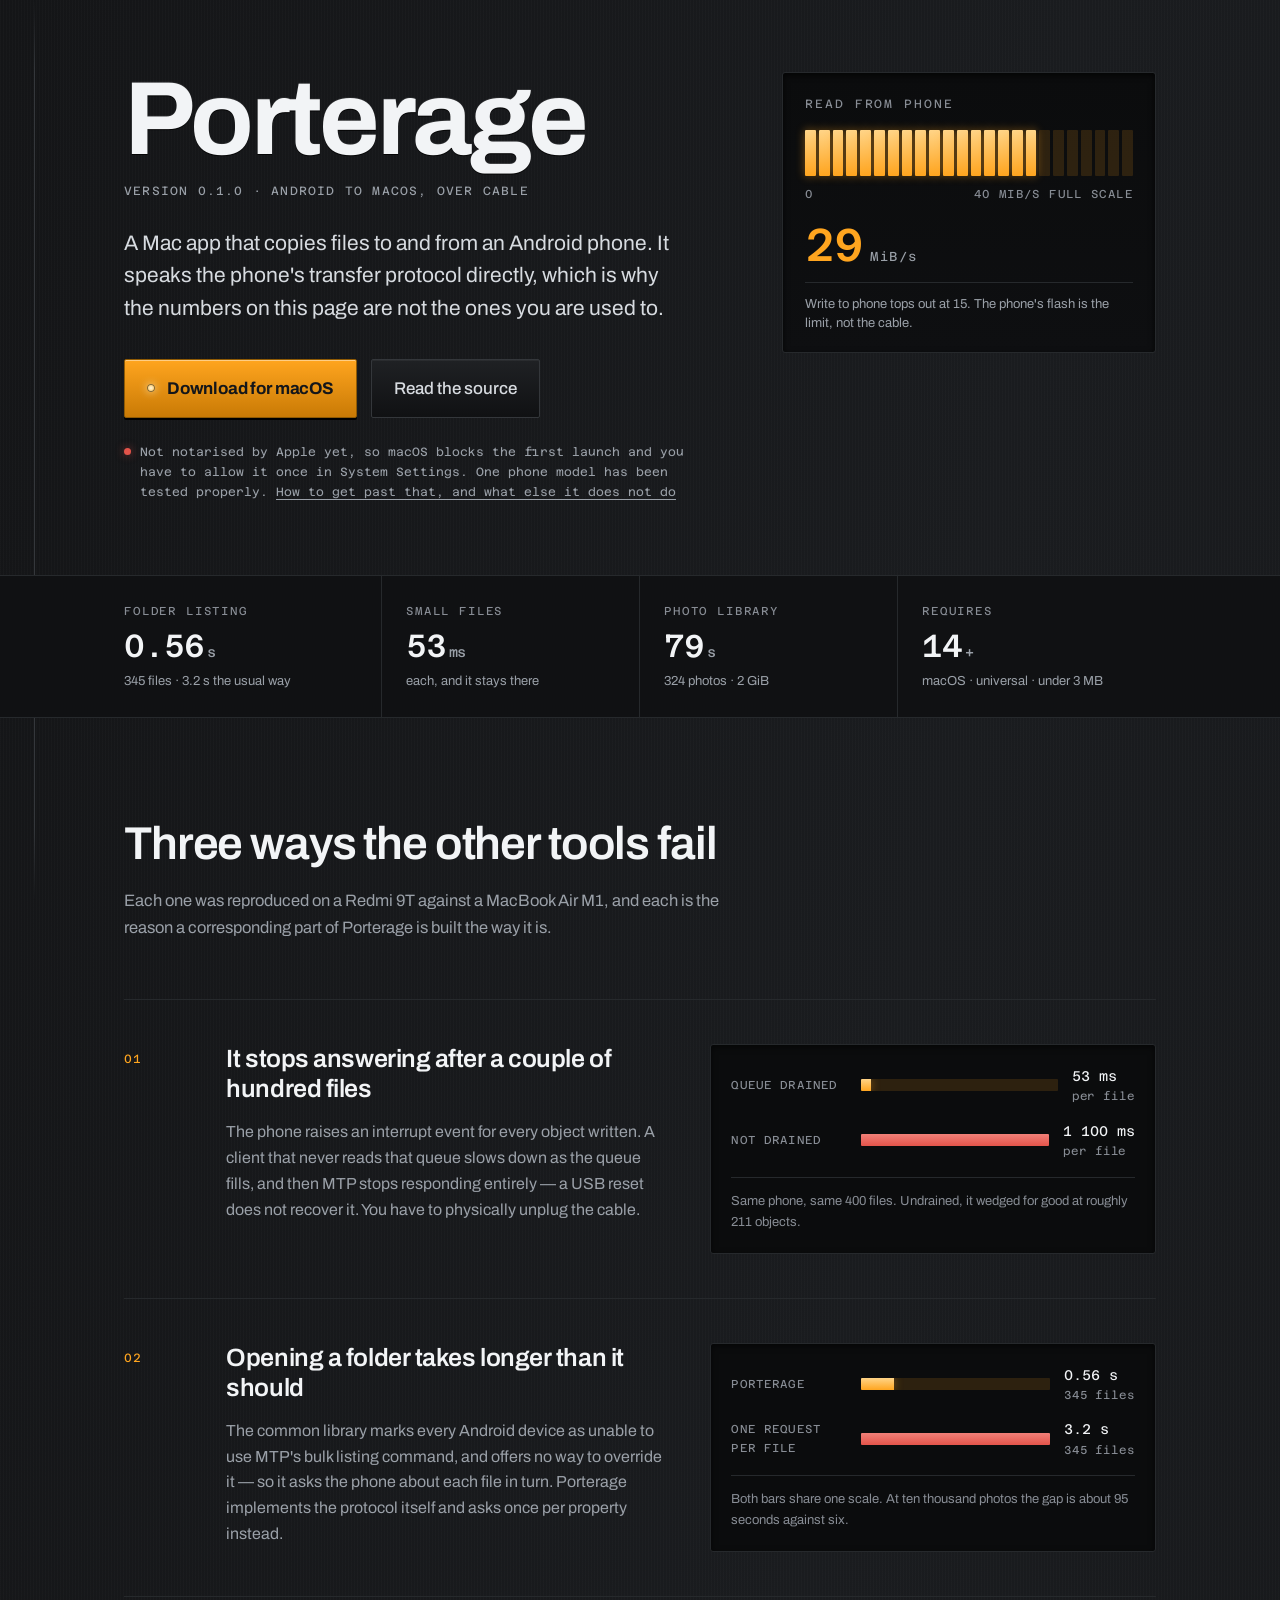
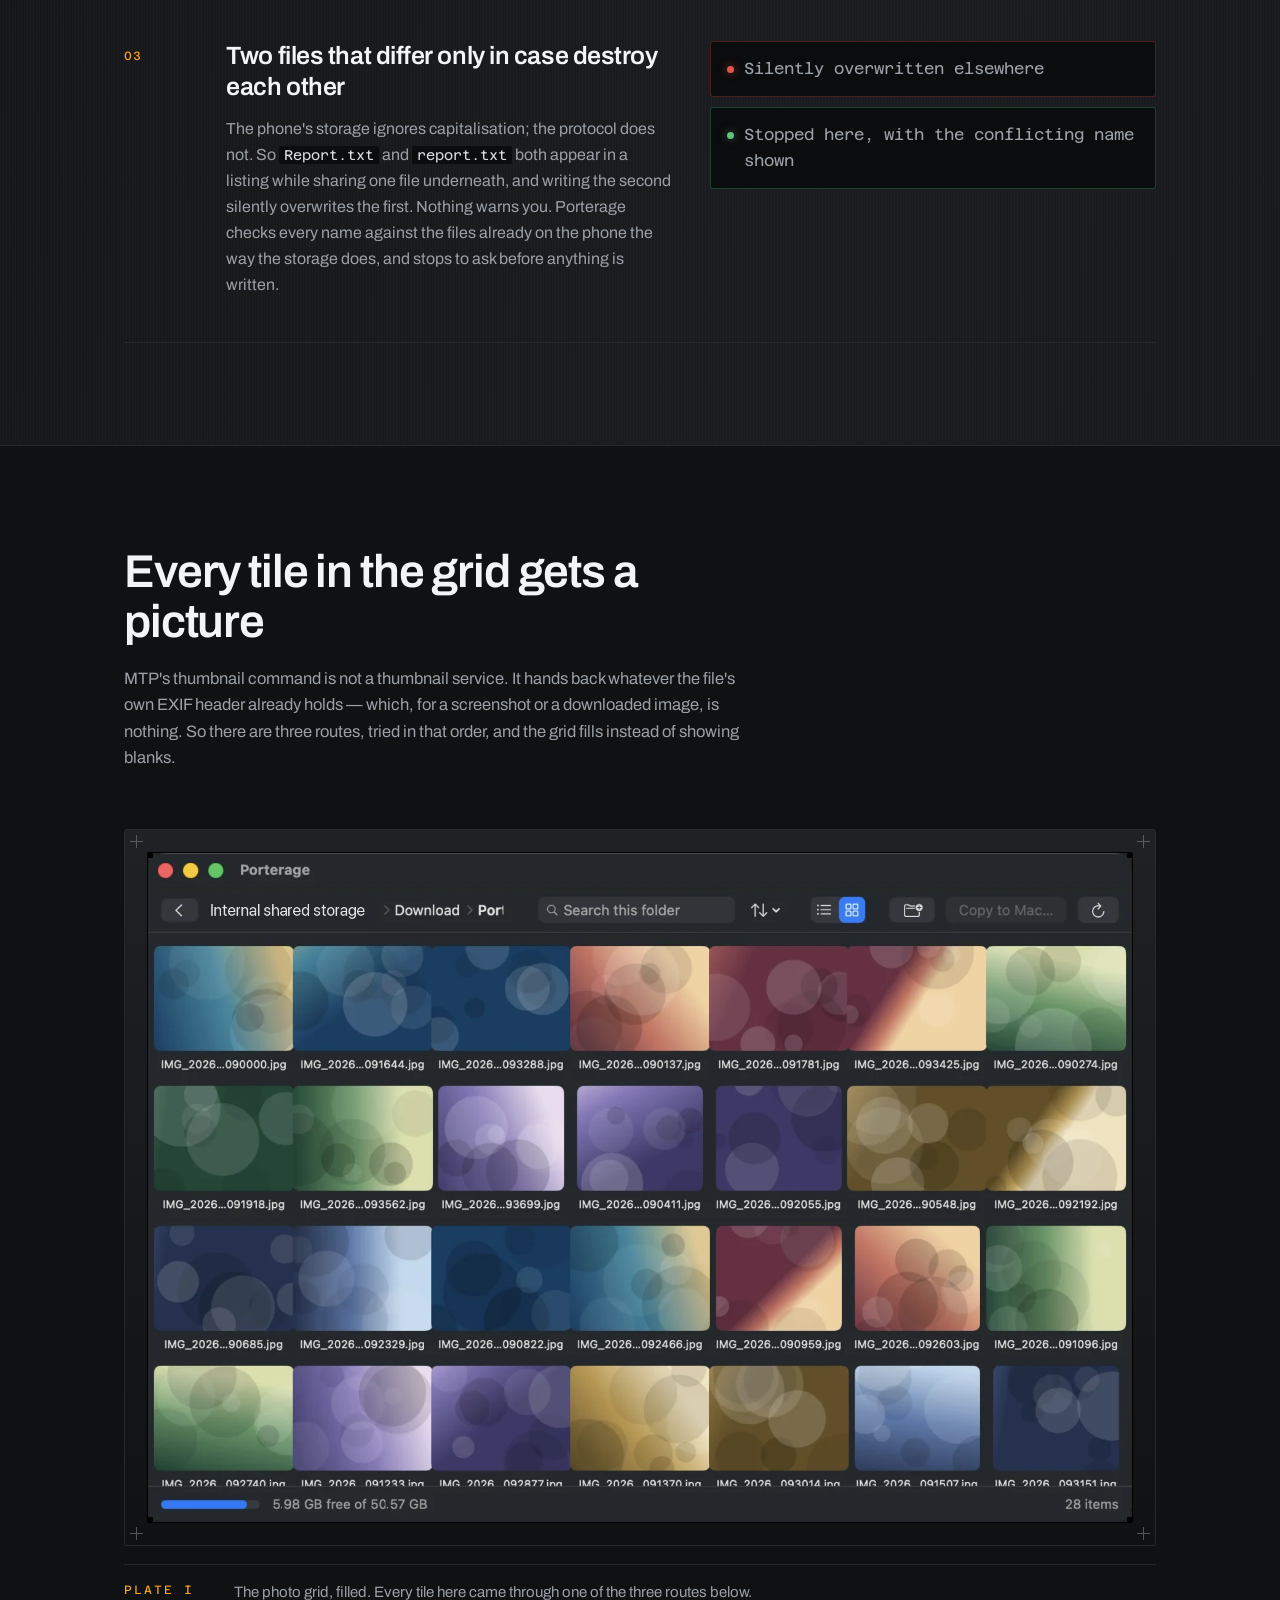
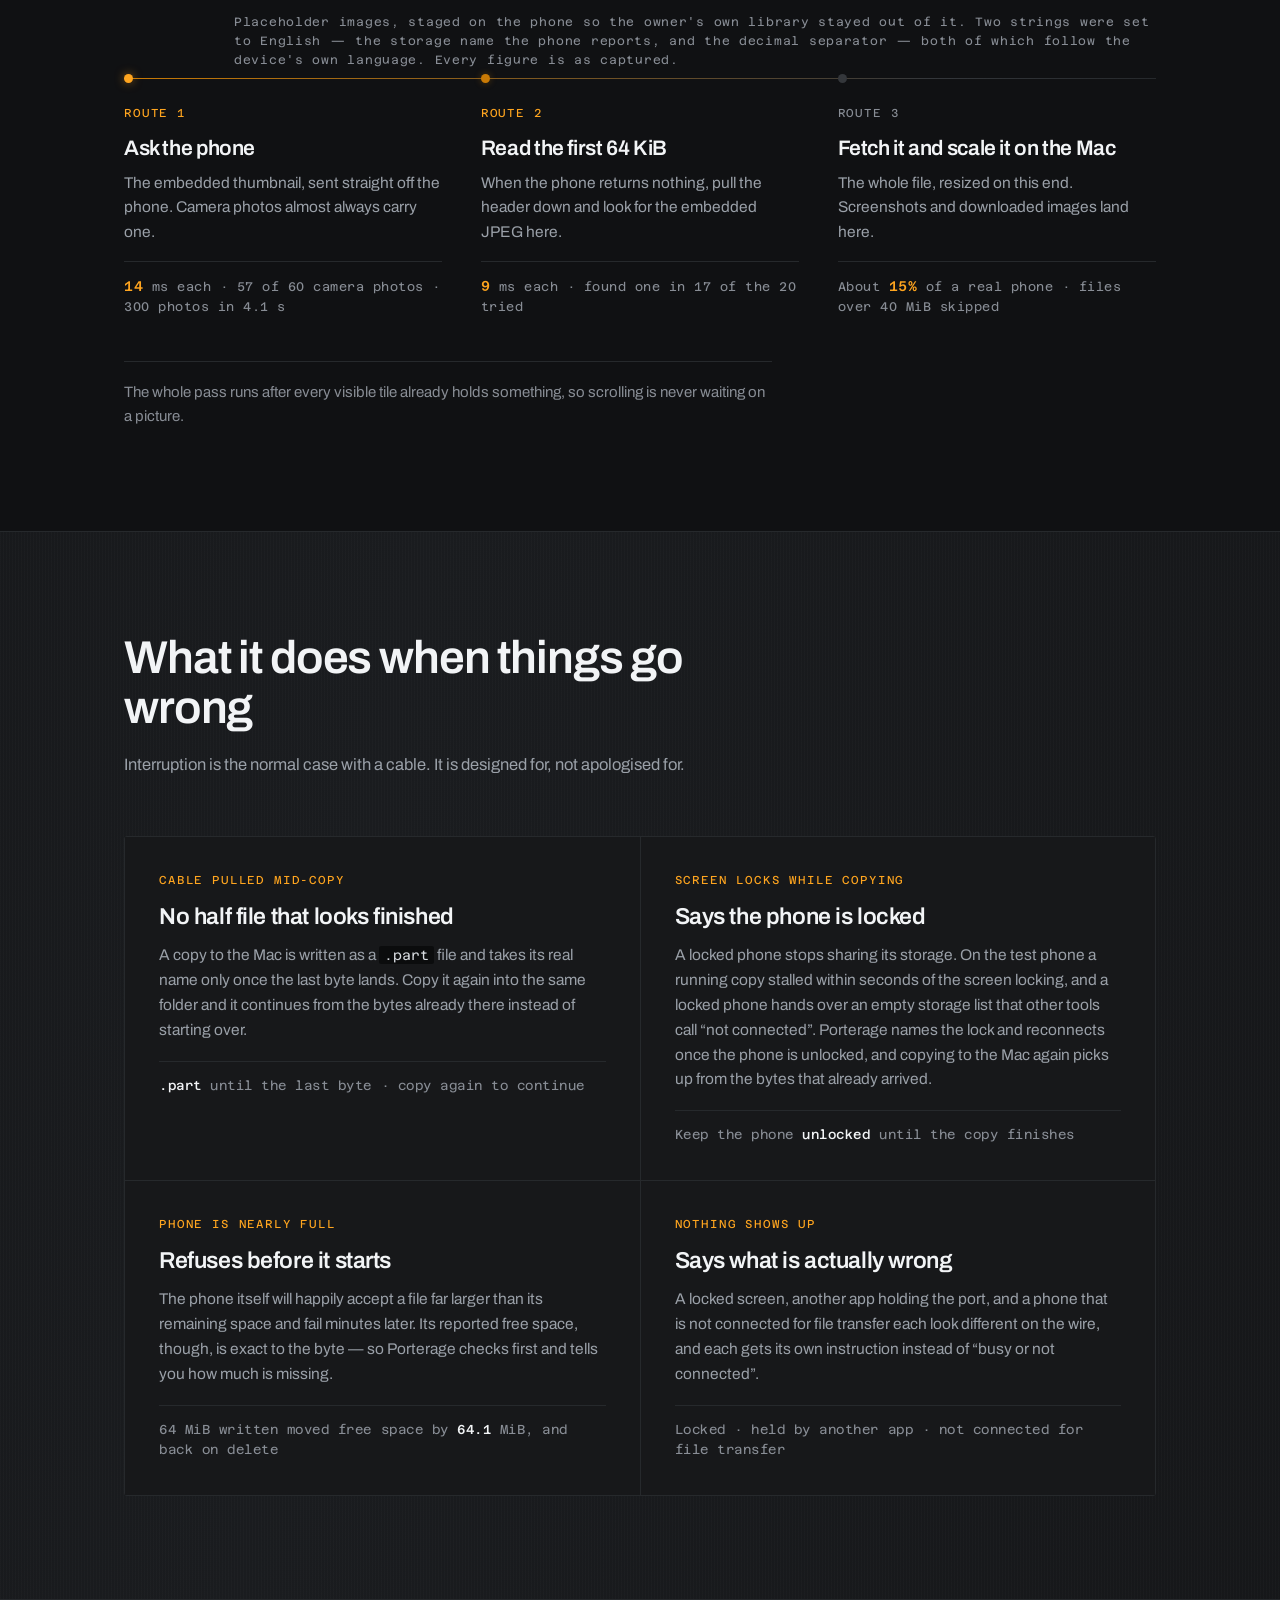
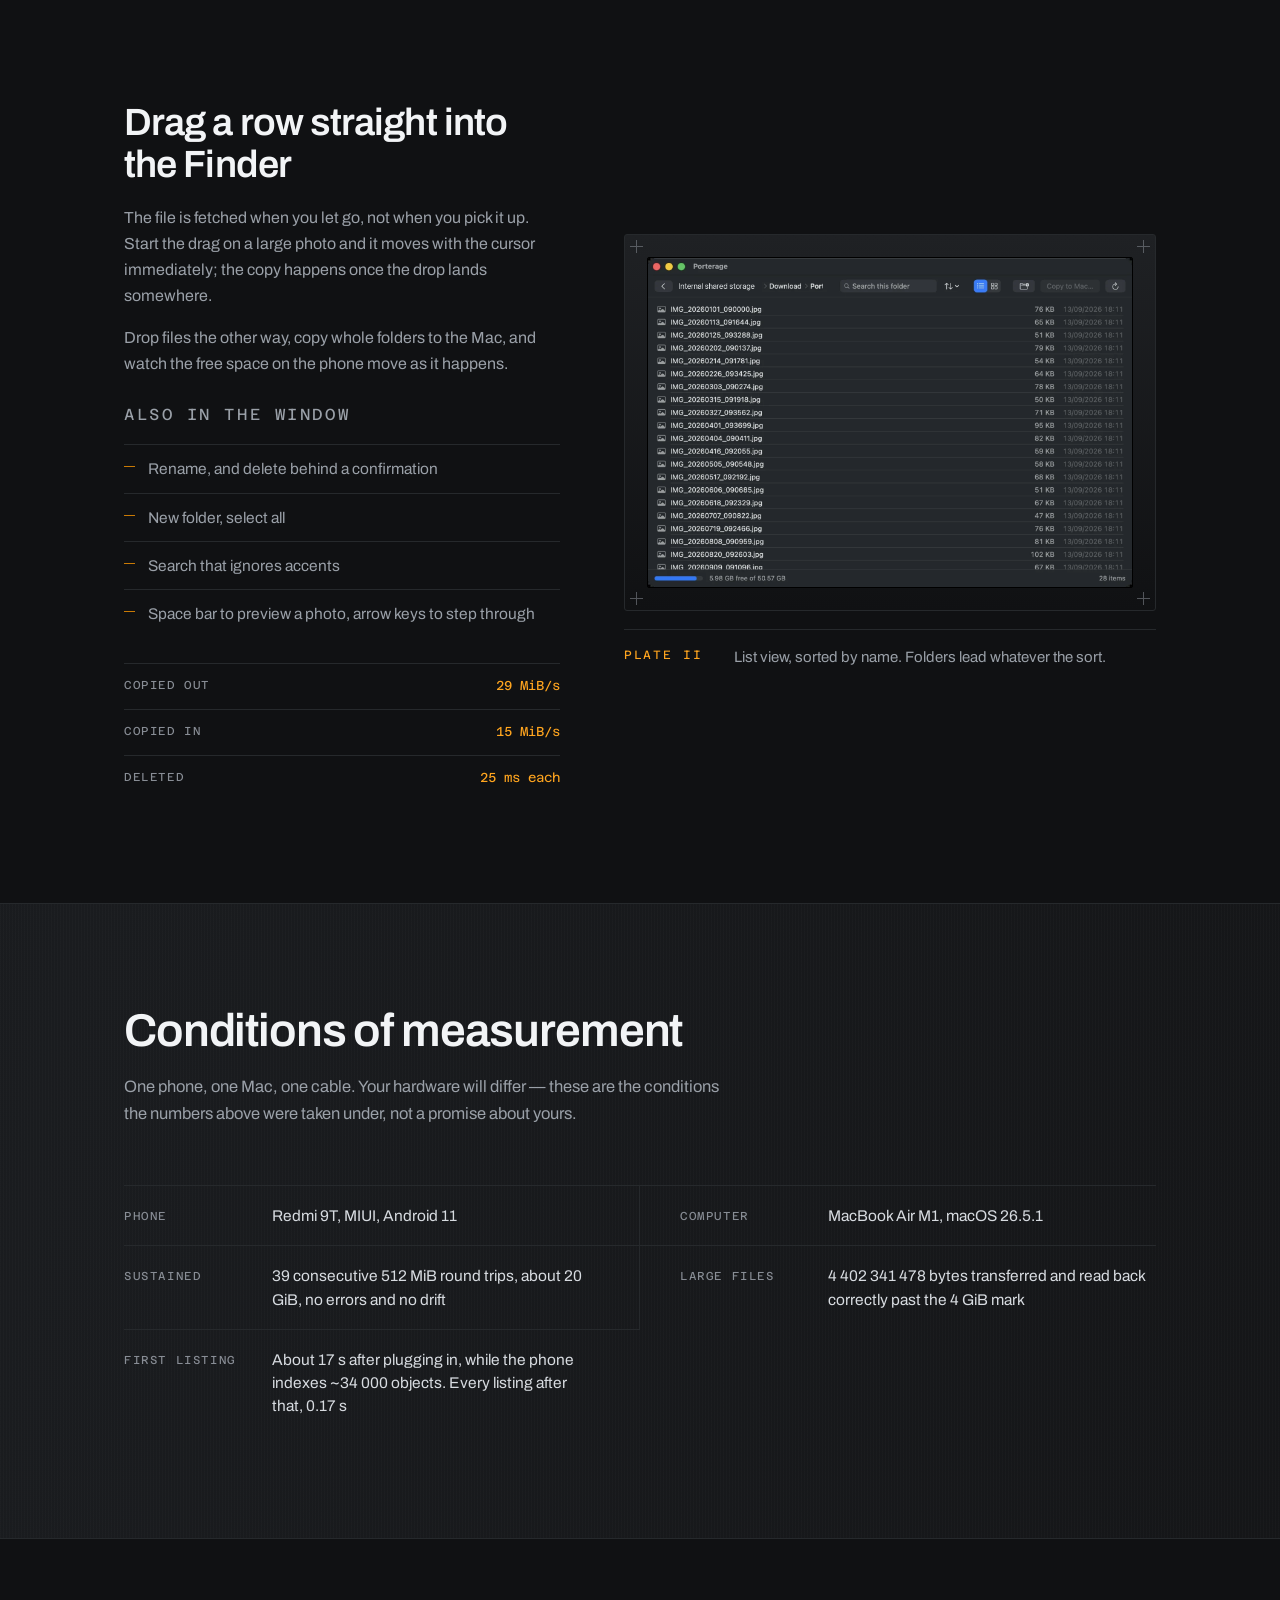
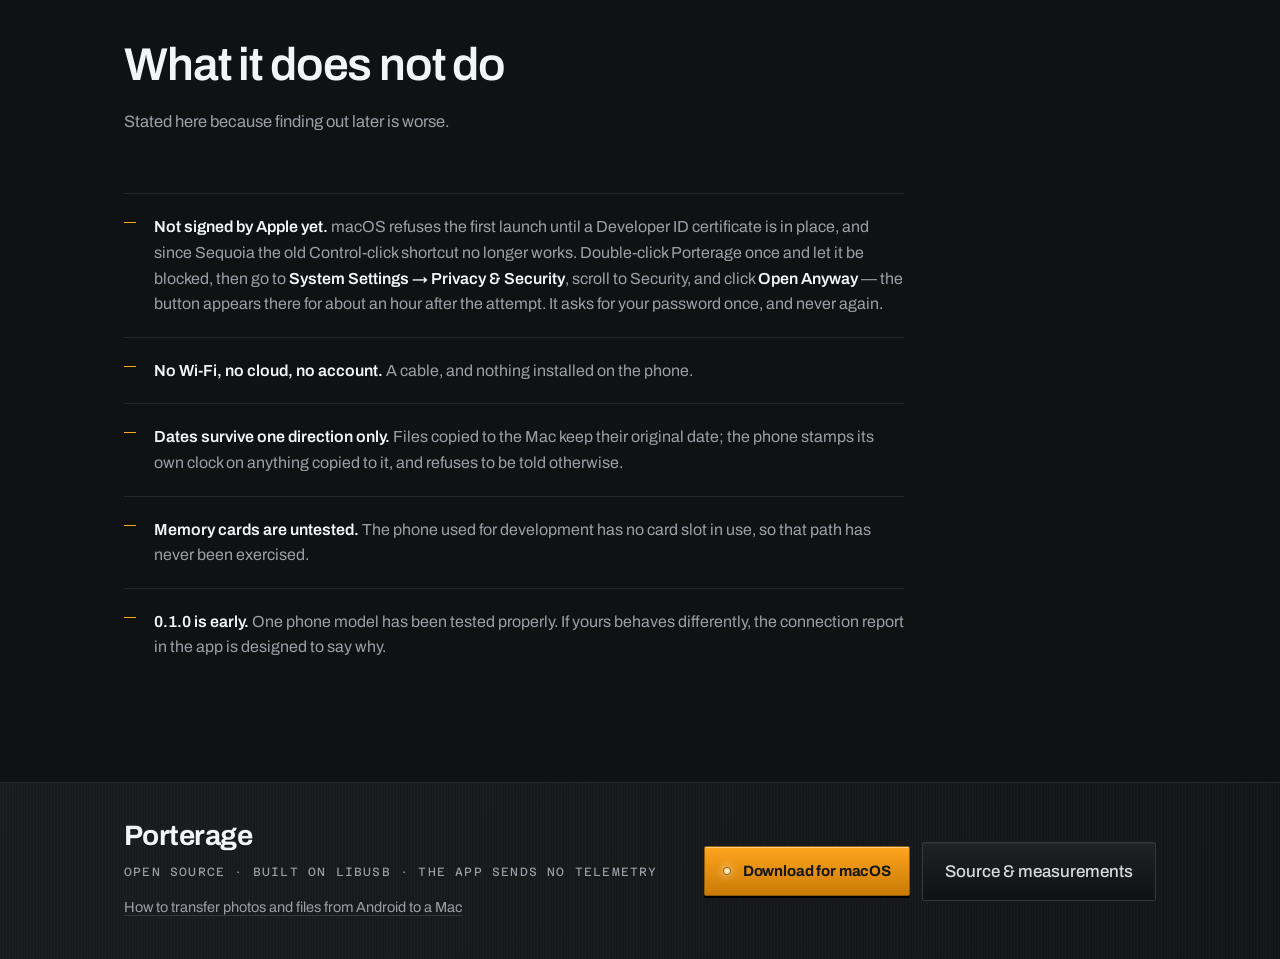
<file: index.html>
<!doctype html>
<html lang="en">
<head>
<meta charset="utf-8">
<meta name="viewport" content="width=device-width, initial-scale=1">
<title>Porterage — Android file transfer for Mac, over the cable</title>
<meta name="description" content="A free, open-source Mac app for Android file transfer over USB. Folder listings in 0.56s, 29 MiB/s off the phone, and name clashes caught before they overwrite. Every number here was measured.">
<meta name="theme-color" content="#17181A">
<link rel="canonical" href="https://porterage.app/">
<meta property="og:title" content="Porterage — Android to Mac, over the cable">
<meta property="og:description" content="Folder listings in 0.56s instead of 3.2s. Small files that stay fast instead of wedging after 211. Name clashes caught before they overwrite.">
<meta property="og:type" content="website">
<meta property="og:url" content="https://porterage.app/">
<meta property="og:site_name" content="Porterage">
<meta property="og:image" content="https://porterage.app/assets/og.png">
<meta property="og:image:width" content="1200">
<meta property="og:image:height" content="630">
<meta property="og:image:alt" content="Porterage — Android to macOS over the cable. A segment meter reading 29 MiB/s off the phone.">
<meta name="twitter:card" content="summary_large_image">
<meta name="twitter:title" content="Porterage — Android to Mac, over the cable">
<meta name="twitter:description" content="Folder listings in 0.56s instead of 3.2s. Small files that stay fast instead of wedging after 211. Name clashes caught before they overwrite.">
<meta name="twitter:image" content="https://porterage.app/assets/og.png">
<link rel="icon" href="/assets/favicon.svg" type="image/svg+xml">
<link rel="icon" href="/favicon.ico" sizes="32x32">
<link rel="apple-touch-icon" href="/apple-touch-icon.png">
<link rel="preconnect" href="https://fonts.googleapis.com">
<link rel="preconnect" href="https://fonts.gstatic.com" crossorigin>
<link href="https://fonts.googleapis.com/css2?family=Archivo:wght@400;500;600;700&family=Azeret+Mono:wght@400;500&display=swap" rel="stylesheet">
<link rel="stylesheet" href="assets/style.css">
<script type="application/ld+json">
{
  "@context": "https://schema.org",
  "@type": "SoftwareApplication",
  "name": "Porterage",
  "url": "https://porterage.app/",
  "applicationCategory": "UtilitiesApplication",
  "operatingSystem": "macOS 14.0 or later",
  "softwareVersion": "0.1.0",
  "fileSize": "2.8 MB",
  "downloadUrl": "https://github.com/aiusmarcusx/porterage/releases/latest",
  "softwareHelp": "https://github.com/aiusmarcusx/porterage",
  "license": "https://www.apache.org/licenses/LICENSE-2.0",
  "isAccessibleForFree": true,
  "description": "A native macOS app that copies files to and from an Android phone over the USB cable, implementing MTP directly rather than through libmtp.",
  "offers": {
    "@type": "Offer",
    "price": "0",
    "priceCurrency": "USD"
  }
}
</script>
</head>
<body>
<!--
THESIS: A transfer tool earns trust the way instruments do — by displaying what it measured, under stated conditions. Refuses the category's floating-screenshot-on-gradient hero.
OWN-WORLD: An anodized graphite equipment faceplate. Screen-printed grotesque labels, engraved rules, a segment throughput ladder whose unreached cells stay visible, amber signal lamps, one alarm red. Screenshots mounted as registered plates with corner marks.
STORY: The visitor arrived because another tool stalled. They read the named fault, see it measured, see the fix measured beside it, and download.
FIRST VIEWPORT: Full-bleed panel. Left, PORTERAGE engraved at display scale over a model line. Right, a 24-cell segment ladder reading 29 MB/s with unlit cells ghosted. Below, an engraved rule, then four screen-printed spec cells and the amber DOWNLOAD plate.
FORM: Studio and measurement hardware faceplate; candidate 7 of the grounded list; seed key a888c244.
FINISH: unreviewed and undocumented is unfinished; this build ends with the finish review, the verdict, DESIGN.md, and every shipping raster carrying its provenance
-->

<a class="skip" href="#main">Skip to content</a>

<div class="rail" aria-hidden="true"></div>

<header class="panel panel--head">
  <div class="wrap head">
    <div class="head__id">
      <h1 class="brand">Porterage</h1>
      <p class="model">Version 0.1.0 · Android to macOS, over cable</p>
      <p class="lede">
        A Mac app that copies files to and from an Android phone. It speaks the phone's transfer
        protocol directly, which is why the numbers on this page are not the ones you are used to.
      </p>
      <div class="actions">
        <a class="plate-btn" href="https://github.com/aiusmarcusx/porterage/releases/latest">
          <span class="plate-btn__lamp" aria-hidden="true"></span>
          <span class="plate-btn__text">Download for macOS</span>
        </a>
        <a class="ghost-btn" href="https://github.com/aiusmarcusx/porterage">Read the source</a>
      </div>
      <p class="caveat">
        <span class="dot dot--alarm" aria-hidden="true"></span>
        <span>Not notarised by Apple yet, so macOS blocks the first launch and you have to allow it
        once in System Settings. One phone model has been tested properly.
        <a href="#limits">How to get past that, and what else it does not do</a></span>
      </p>
    </div>

    <div class="head__meter">
      <div class="gauge" role="img" aria-label="Measured read speed: 29 mebibytes per second, on a Redmi 9T">
        <p class="gauge__label">Read from phone</p>
        <div class="ladder" data-lit="17">
          <span></span><span></span><span></span><span></span><span></span><span></span>
          <span></span><span></span><span></span><span></span><span></span><span></span>
          <span></span><span></span><span></span><span></span><span></span><span></span>
          <span></span><span></span><span></span><span></span><span></span><span></span>
        </div>
        <p class="gauge__scale"><span>0</span><span>40 MiB/s full scale</span></p>
        <p class="gauge__read"><strong>29</strong><em>MiB/s</em></p>
        <p class="gauge__foot">Write to phone tops out at 15. The phone's flash is the limit, not the cable.</p>
      </div>
    </div>
  </div>

  <div class="specrow">
    <div class="wrap specrow__grid">
      <div class="spec"><p class="spec__k">Folder listing</p><p class="spec__v">0.56<em>s</em></p><p class="spec__n">345 files · 3.2 s the usual way</p></div>
      <div class="spec"><p class="spec__k">Small files</p><p class="spec__v">53<em>ms</em></p><p class="spec__n">each, and it stays there</p></div>
      <div class="spec"><p class="spec__k">Photo library</p><p class="spec__v">79<em>s</em></p><p class="spec__n">324 photos · 2 GiB</p></div>
      <div class="spec"><p class="spec__k">Requires</p><p class="spec__v">14<em>+</em></p><p class="spec__n">macOS · universal · under 3 MB</p></div>
    </div>
  </div>
</header>

<main id="main">

<section class="panel" id="faults">
  <div class="wrap">
    <div class="sechead">
      <h2>Three ways the other tools fail</h2>
      <p class="sechead__sub">
        Each one was reproduced on a Redmi 9T against a MacBook Air M1, and each is the reason a
        corresponding part of Porterage is built the way it is.
      </p>
    </div>

    <ol class="faults">
      <li class="fault">
        <p class="fault__no">01</p>
        <div class="fault__body">
<h3>It stops answering after a couple of hundred files</h3>
        <p>
          The phone raises an interrupt event for every object written. A client that never reads that
          queue slows down as the queue fills, and then MTP stops responding entirely — a USB reset
          does not recover it. You have to physically unplug the cable.
        </p>
        </div>
        <div class="readout">
          <div class="readout__row"><span class="readout__k">Queue drained</span><span class="bar"><i data-w="4.8"></i></span><span class="readout__v">53 ms<em>per file</em></span></div>
          <div class="readout__row readout__row--bad"><span class="readout__k">Not drained</span><span class="bar"><i data-w="100"></i></span><span class="readout__v">1 100 ms<em>per file</em></span></div>
          <p class="readout__note">Same phone, same 400 files. Undrained, it wedged for good at roughly 211 objects.</p>
        </div>
      </li>

      <li class="fault">
        <p class="fault__no">02</p>
        <div class="fault__body">
<h3>Opening a folder takes longer than it should</h3>
        <p>
          The common library marks every Android device as unable to use MTP's bulk listing command,
          and offers no way to override it — so it asks the phone about each file in turn. Porterage
          implements the protocol itself and asks once per property instead.
        </p>
        </div>
        <div class="readout">
          <div class="readout__row"><span class="readout__k">Porterage</span><span class="bar"><i data-w="17.5"></i></span><span class="readout__v">0.56 s<em>345 files</em></span></div>
          <div class="readout__row readout__row--bad"><span class="readout__k">One request per file</span><span class="bar"><i data-w="100"></i></span><span class="readout__v">3.2 s<em>345 files</em></span></div>
          <p class="readout__note">Both bars share one scale. At ten thousand photos the gap is about 95 seconds against six.</p>
        </div>
      </li>

      <li class="fault">
        <p class="fault__no">03</p>
        <div class="fault__body">
<h3>Two files that differ only in case destroy each other</h3>
        <p>
          The phone's storage ignores capitalisation; the protocol does not. So
          <code>Report.txt</code> and <code>report.txt</code> both appear in a listing while sharing one
          file underneath, and writing the second silently overwrites the first. Nothing warns you.
          Porterage checks every name against the files already on the phone the way the storage does, and
          stops to ask before anything is written.
        </p>
        </div>
        <div class="lamps">
          <p class="lamp lamp--alarm"><span class="dot dot--alarm" aria-hidden="true"></span>Silently overwritten elsewhere</p>
          <p class="lamp lamp--ok"><span class="dot dot--ok" aria-hidden="true"></span>Stopped here, with the conflicting name shown</p>
        </div>
      </li>
    </ol>
  </div>
</section>

<section class="panel panel--chain" id="thumbs">
  <div class="wrap">
    <div class="sechead">
      <h2>Every tile in the grid gets a picture</h2>
      <p class="sechead__sub">
        MTP's thumbnail command is not a thumbnail service. It hands back whatever the file's own EXIF
        header already holds — which, for a screenshot or a downloaded image, is nothing. So there are
        three routes, tried in that order, and the grid fills instead of showing blanks.
      </p>
    </div>

    <figure class="plate">
      <div class="plate__frame">
        <img src="assets/grid.webp" width="1600" height="1088" alt="Porterage showing a folder of photos as a grid of thumbnails, with a breadcrumb, search field, sort control and a free-space readout along the bottom." loading="lazy" decoding="async">
        <span class="reg reg--tl" aria-hidden="true"></span><span class="reg reg--tr" aria-hidden="true"></span>
        <span class="reg reg--bl" aria-hidden="true"></span><span class="reg reg--br" aria-hidden="true"></span>
      </div>
      <figcaption class="plate__cap">
        <span class="plate__id">Plate I</span>
        <span class="plate__desc">The photo grid, filled. Every tile here came through one of the three routes below.</span>
        <span class="plate__note">Placeholder images, staged on the phone so the owner's own library stayed out of it. Two strings were set to English — the storage name the phone reports, and the decimal separator — both of which follow the device's own language. Every figure is as captured.</span>
      </figcaption>
    </figure>

    <ol class="chain">
      <li class="chain__step">
        <p class="chain__no">Route 1</p>
        <h3>Ask the phone</h3>
        <p>The embedded thumbnail, sent straight off the phone. Camera photos almost always carry one.</p>
        <p class="chain__read"><strong>14</strong> ms each · 57 of 60 camera photos · 300 photos in 4.1 s</p>
      </li>
      <li class="chain__step">
        <p class="chain__no">Route 2</p>
        <h3>Read the first 64 KiB</h3>
        <p>When the phone returns nothing, pull the header down and look for the embedded JPEG here.</p>
        <p class="chain__read"><strong>9</strong> ms each · found one in 17 of the 20 tried</p>
      </li>
      <li class="chain__step">
        <p class="chain__no">Route 3</p>
        <h3>Fetch it and scale it on the Mac</h3>
        <p>The whole file, resized on this end. Screenshots and downloaded images land here.</p>
        <p class="chain__read">About <strong>15%</strong> of a real phone · files over 40 MiB skipped</p>
      </li>
    </ol>

    <p class="chain__foot">
      The whole pass runs after every visible tile already holds something, so scrolling is never
      waiting on a picture.
    </p>
  </div>
</section>

<section class="panel" id="verify">
  <div class="wrap">
    <div class="sechead">
      <h2>What it does when things go wrong</h2>
      <p class="sechead__sub">Interruption is the normal case with a cable. It is designed for, not apologised for.</p>
    </div>

    <div class="cards">
      <article class="card">
        <p class="card__k">Cable pulled mid-copy</p>
        <h3>No half file that looks finished</h3>
        <p>
          A copy to the Mac is written as a <code>.part</code> file and takes its real name only once the
          last byte lands. Copy it again into the same folder and it continues from the bytes already
          there instead of starting over.
        </p>
        <p class="card__read"><strong>.part</strong> until the last byte · copy again to continue</p>
      </article>

      <article class="card">
        <p class="card__k">Screen locks while copying</p>
        <h3>Says the phone is locked</h3>
        <p>
          A locked phone stops sharing its storage. On the test phone a running copy stalled within
          seconds of the screen locking, and a locked phone hands over an empty storage list that other
          tools call “not connected”. Porterage names the lock and reconnects once the phone is
          unlocked, and copying to the Mac again picks up from the bytes that already arrived.
        </p>
        <p class="card__read">Keep the phone <strong>unlocked</strong> until the copy finishes</p>
      </article>

      <article class="card">
        <p class="card__k">Phone is nearly full</p>
        <h3>Refuses before it starts</h3>
        <p>
          The phone itself will happily accept a file far larger than its remaining space and fail
          minutes later. Its reported free space, though, is exact to the byte — so Porterage checks
          first and tells you how much is missing.
        </p>
        <p class="card__read">64 MiB written moved free space by <strong>64.1</strong> MiB, and back on delete</p>
      </article>

      <article class="card">
        <p class="card__k">Nothing shows up</p>
        <h3>Says what is actually wrong</h3>
        <p>
          A locked screen, another app holding the port, and a phone that is not connected for file
          transfer each look different on the wire, and each gets its own instruction instead of
          “busy or not connected”.
        </p>
        <p class="card__read">Locked · held by another app · not connected for file transfer</p>
      </article>
    </div>
  </div>
</section>

<section class="panel panel--split">
  <div class="wrap split">
    <div class="split__text">
      <h2>Drag a row straight into the Finder</h2>
      <p>
        The file is fetched when you let go, not when you pick it up. Start the drag on a large photo
        and it moves with the cursor immediately; the copy happens once the drop lands somewhere.
      </p>
      <p>
        Drop files the other way, copy whole folders to the Mac, and watch the free space on
        the phone move as it happens.
      </p>
      <div class="feats">
        <p class="feats__k">Also in the window</p>
        <ul class="feats__list">
          <li>Rename, and delete behind a confirmation</li>
          <li>New folder, select all</li>
          <li>Search that ignores accents</li>
          <li>Space bar to preview a photo, arrow keys to step through</li>
        </ul>
      </div>

      <dl class="minispec">
        <div><dt>Copied out</dt><dd>29 MiB/s</dd></div>
        <div><dt>Copied in</dt><dd>15 MiB/s</dd></div>
        <div><dt>Deleted</dt><dd>25 ms each</dd></div>
      </dl>
    </div>

    <figure class="plate plate--tall">
      <div class="plate__frame">
        <img src="assets/list.webp" width="1600" height="1088" alt="Porterage in list view, showing file names, sizes and dates in aligned columns with folders first." loading="lazy" decoding="async">
        <span class="reg reg--tl" aria-hidden="true"></span><span class="reg reg--tr" aria-hidden="true"></span>
        <span class="reg reg--bl" aria-hidden="true"></span><span class="reg reg--br" aria-hidden="true"></span>
      </div>
      <figcaption class="plate__cap">
        <span class="plate__id">Plate II</span>
        <span class="plate__desc">List view, sorted by name. Folders lead whatever the sort.</span>
      </figcaption>
    </figure>
  </div>
</section>

<section class="panel" id="bench">
  <div class="wrap">
    <div class="sechead">
      <h2>Conditions of measurement</h2>
      <p class="sechead__sub">
        One phone, one Mac, one cable. Your hardware will differ — these are the conditions the numbers
        above were taken under, not a promise about yours.
      </p>
    </div>
    <dl class="conditions">
      <div><dt>Phone</dt><dd>Redmi 9T, MIUI, Android 11</dd></div>
      <div><dt>Computer</dt><dd>MacBook Air M1, macOS 26.5.1</dd></div>
      <div><dt>Sustained</dt><dd>39 consecutive 512 MiB round trips, about 20 GiB, no errors and no drift</dd></div>
      <div><dt>Large files</dt><dd>4 402 341 478 bytes transferred and read back correctly past the 4 GiB mark</dd></div>
      <div><dt>First listing</dt><dd>About 17 s after plugging in, while the phone indexes ~34 000 objects. Every listing after that, 0.17 s</dd></div>
    </dl>
  </div>
</section>

<section class="panel panel--limits" id="limits">
  <div class="wrap">
    <div class="sechead">
      <h2>What it does not do</h2>
      <p class="sechead__sub">Stated here because finding out later is worse.</p>
    </div>
    <ul class="limits">
      <li><strong>Not signed by Apple yet.</strong> macOS refuses the first launch until a Developer ID certificate is in place, and since Sequoia the old Control-click shortcut no longer works. Double-click Porterage once and let it be blocked, then go to <strong>System Settings → Privacy &amp; Security</strong>, scroll to Security, and click <strong>Open Anyway</strong> — the button appears there for about an hour after the attempt. It asks for your password once, and never again.</li>
      <li><strong>No Wi-Fi, no cloud, no account.</strong> A cable, and nothing installed on the phone.</li>
      <li><strong>Dates survive one direction only.</strong> Files copied to the Mac keep their original date; the phone stamps its own clock on anything copied to it, and refuses to be told otherwise.</li>
      <li><strong>Memory cards are untested.</strong> The phone used for development has no card slot in use, so that path has never been exercised.</li>
      <li><strong>0.1.0 is early.</strong> One phone model has been tested properly. If yours behaves differently, the connection report in the app is designed to say why.</li>
    </ul>
  </div>
</section>

</main>

<footer class="panel panel--foot">
  <div class="wrap foot">
    <div class="foot__left">
      <p class="brand brand--sm">Porterage</p>
      <p class="model">Open source · built on libusb · the&nbsp;app sends no telemetry</p>
      <p class="foot__guide"><a href="/android-to-mac/">How to transfer photos and files from Android to a Mac</a></p>
    </div>
    <div class="foot__right">
      <a class="plate-btn plate-btn--sm" href="https://github.com/aiusmarcusx/porterage/releases/latest">
        <span class="plate-btn__lamp" aria-hidden="true"></span>
        <span class="plate-btn__text">Download for macOS</span>
      </a>
      <a class="ghost-btn" href="https://github.com/aiusmarcusx/porterage">Source &amp; measurements</a>
    </div>
  </div>
</footer>
<script src="assets/panel.js" defer></script>
</body>
</html>
</file>
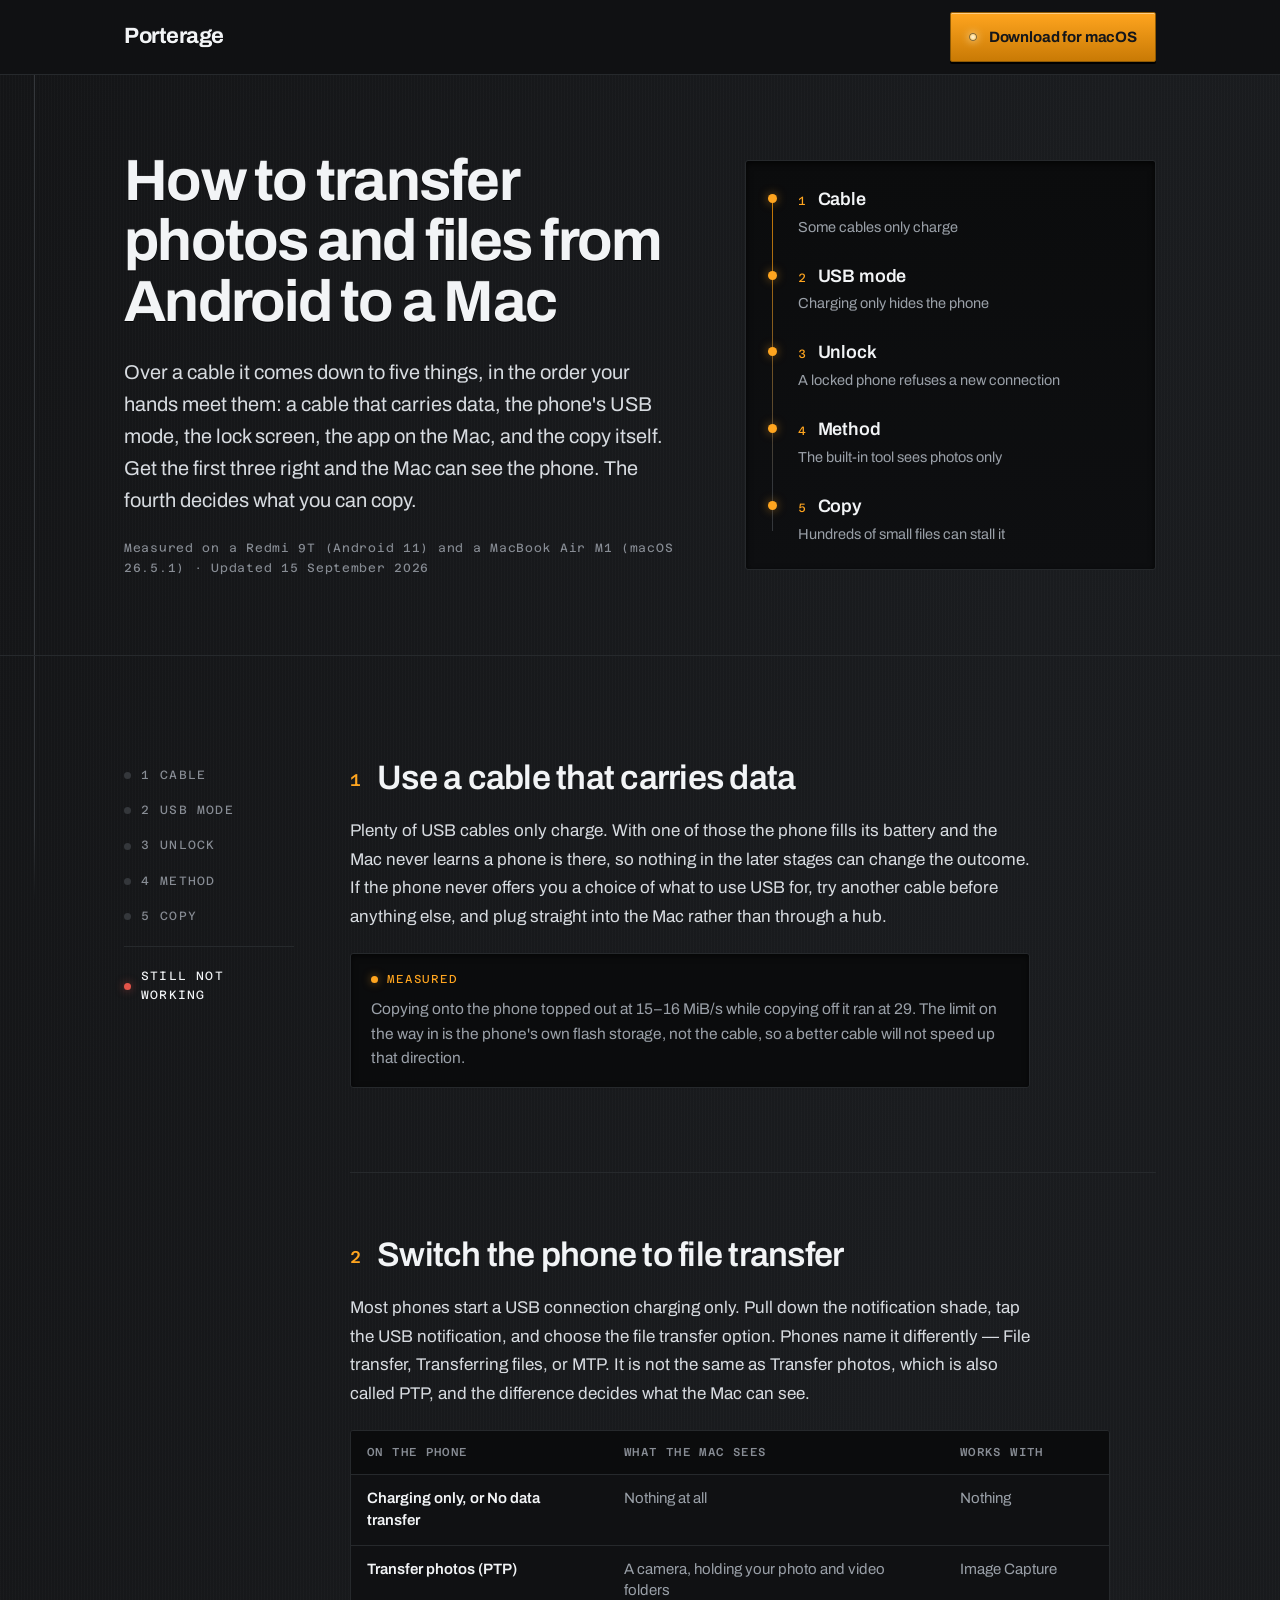
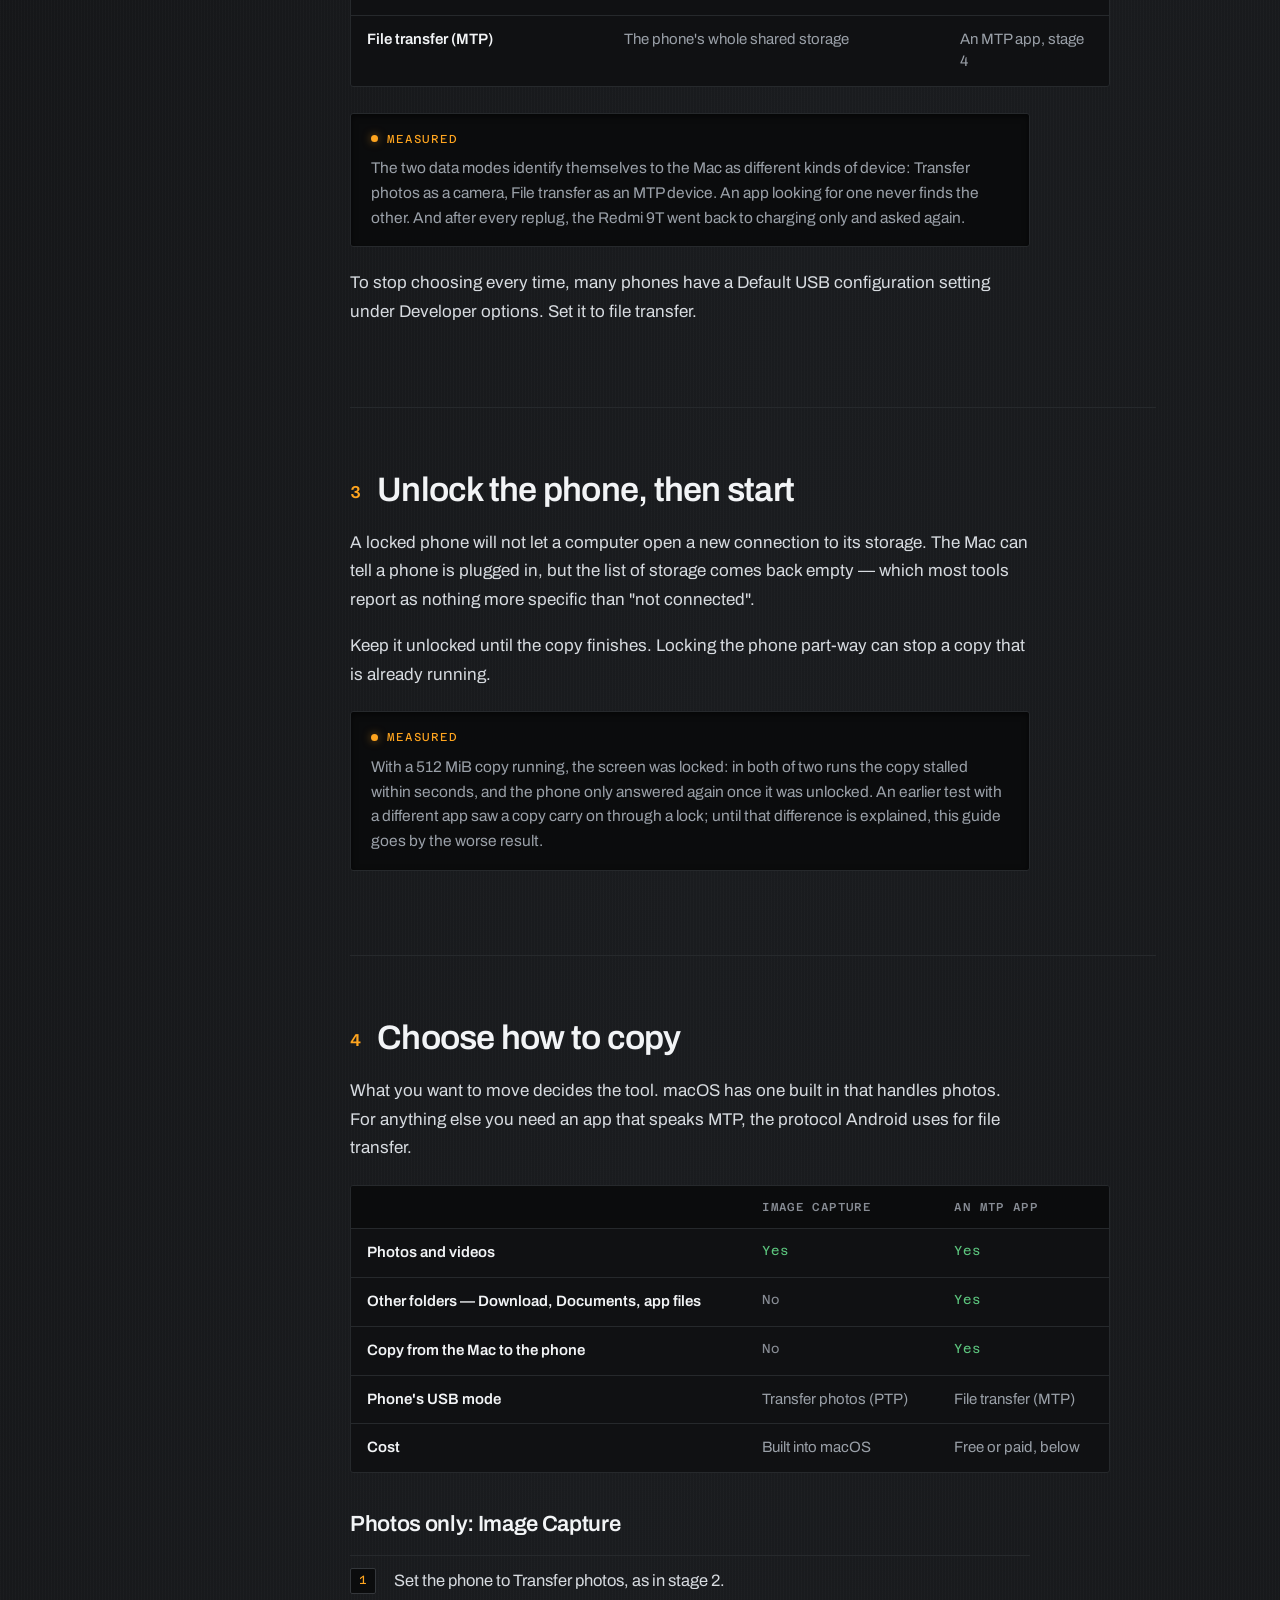
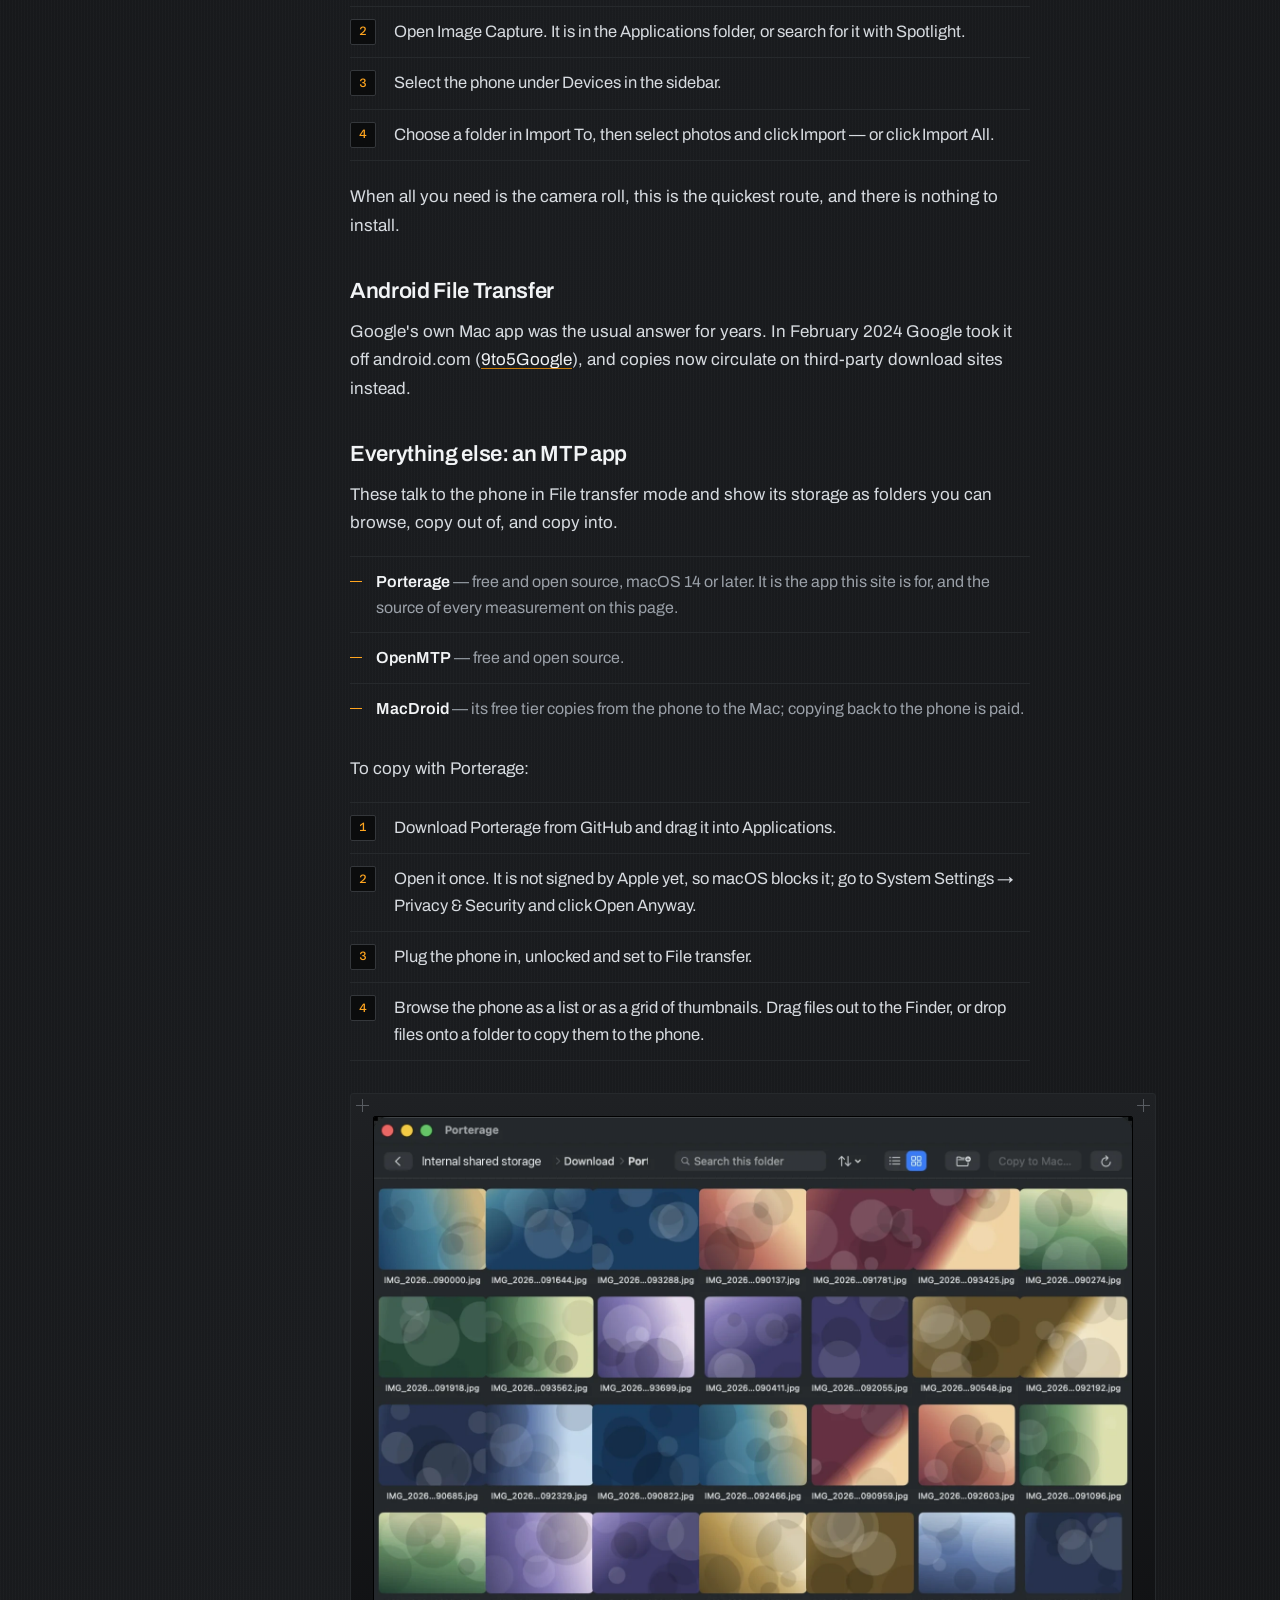
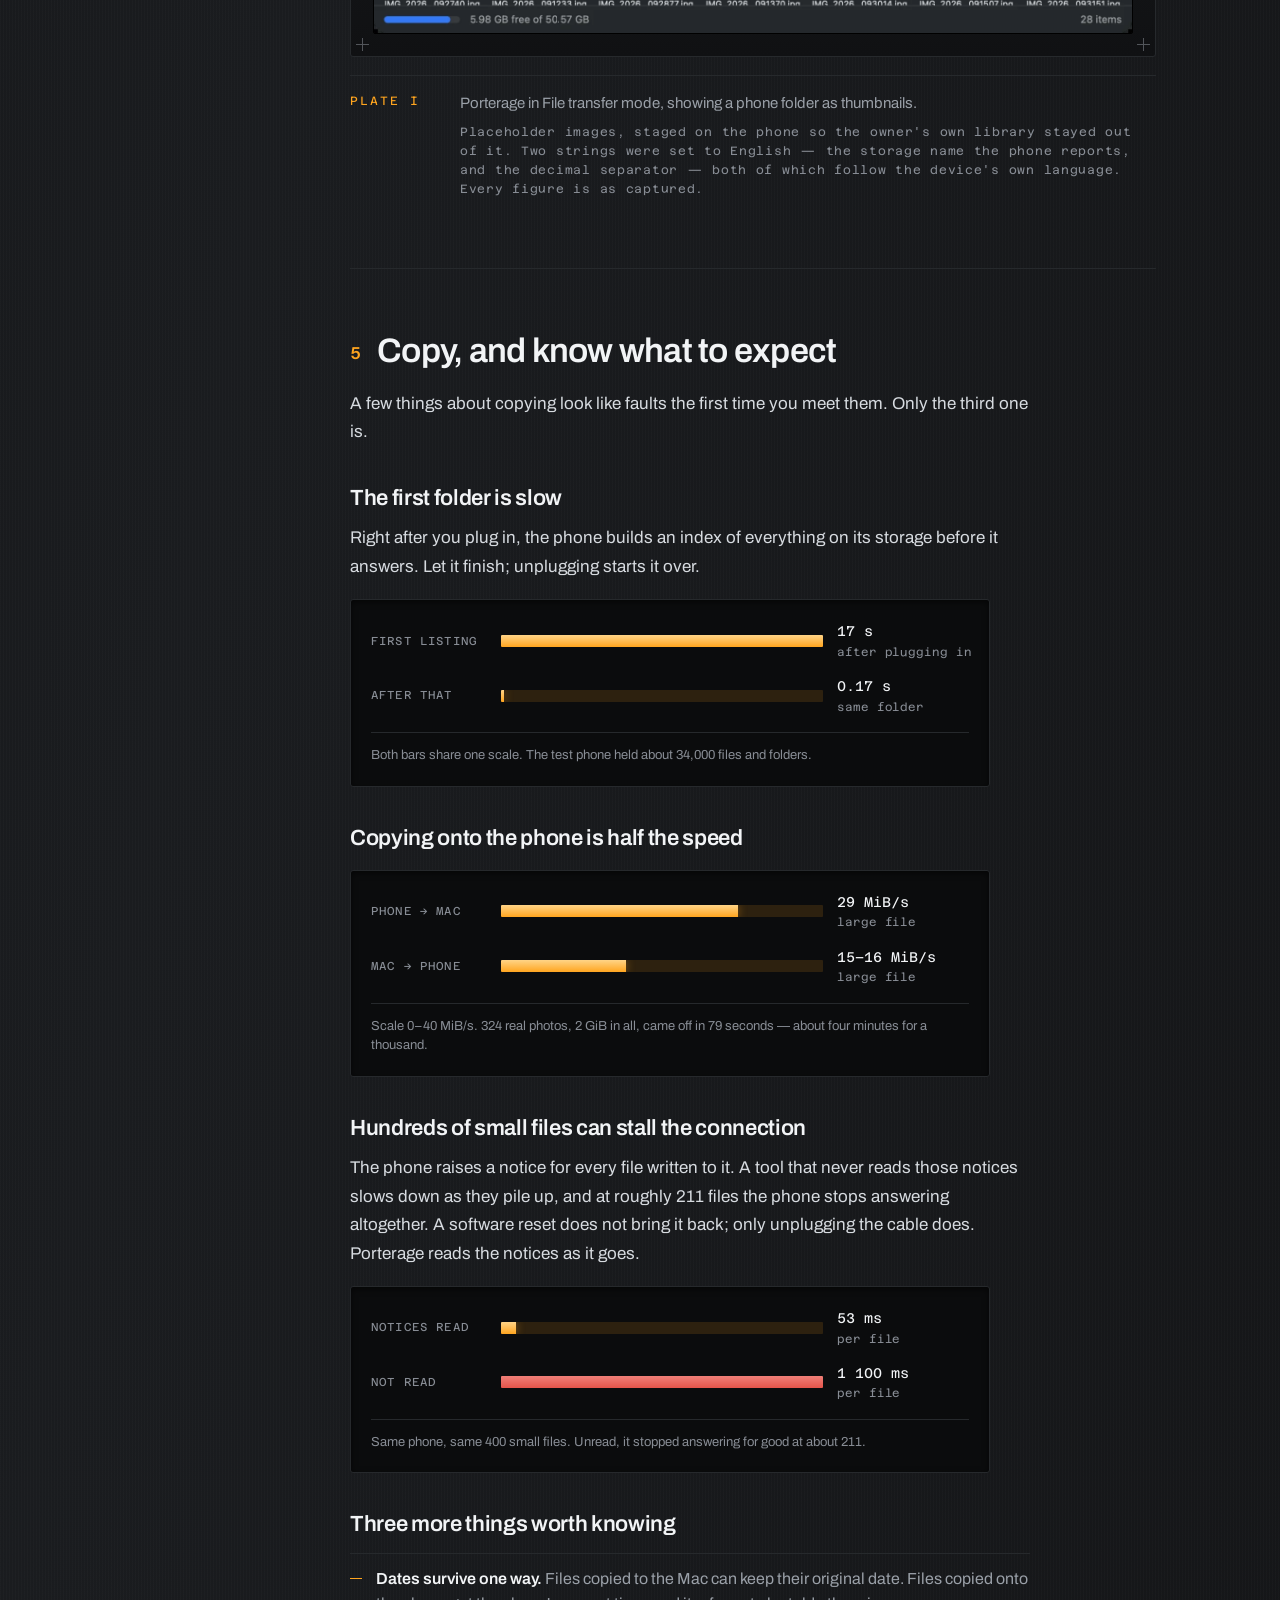
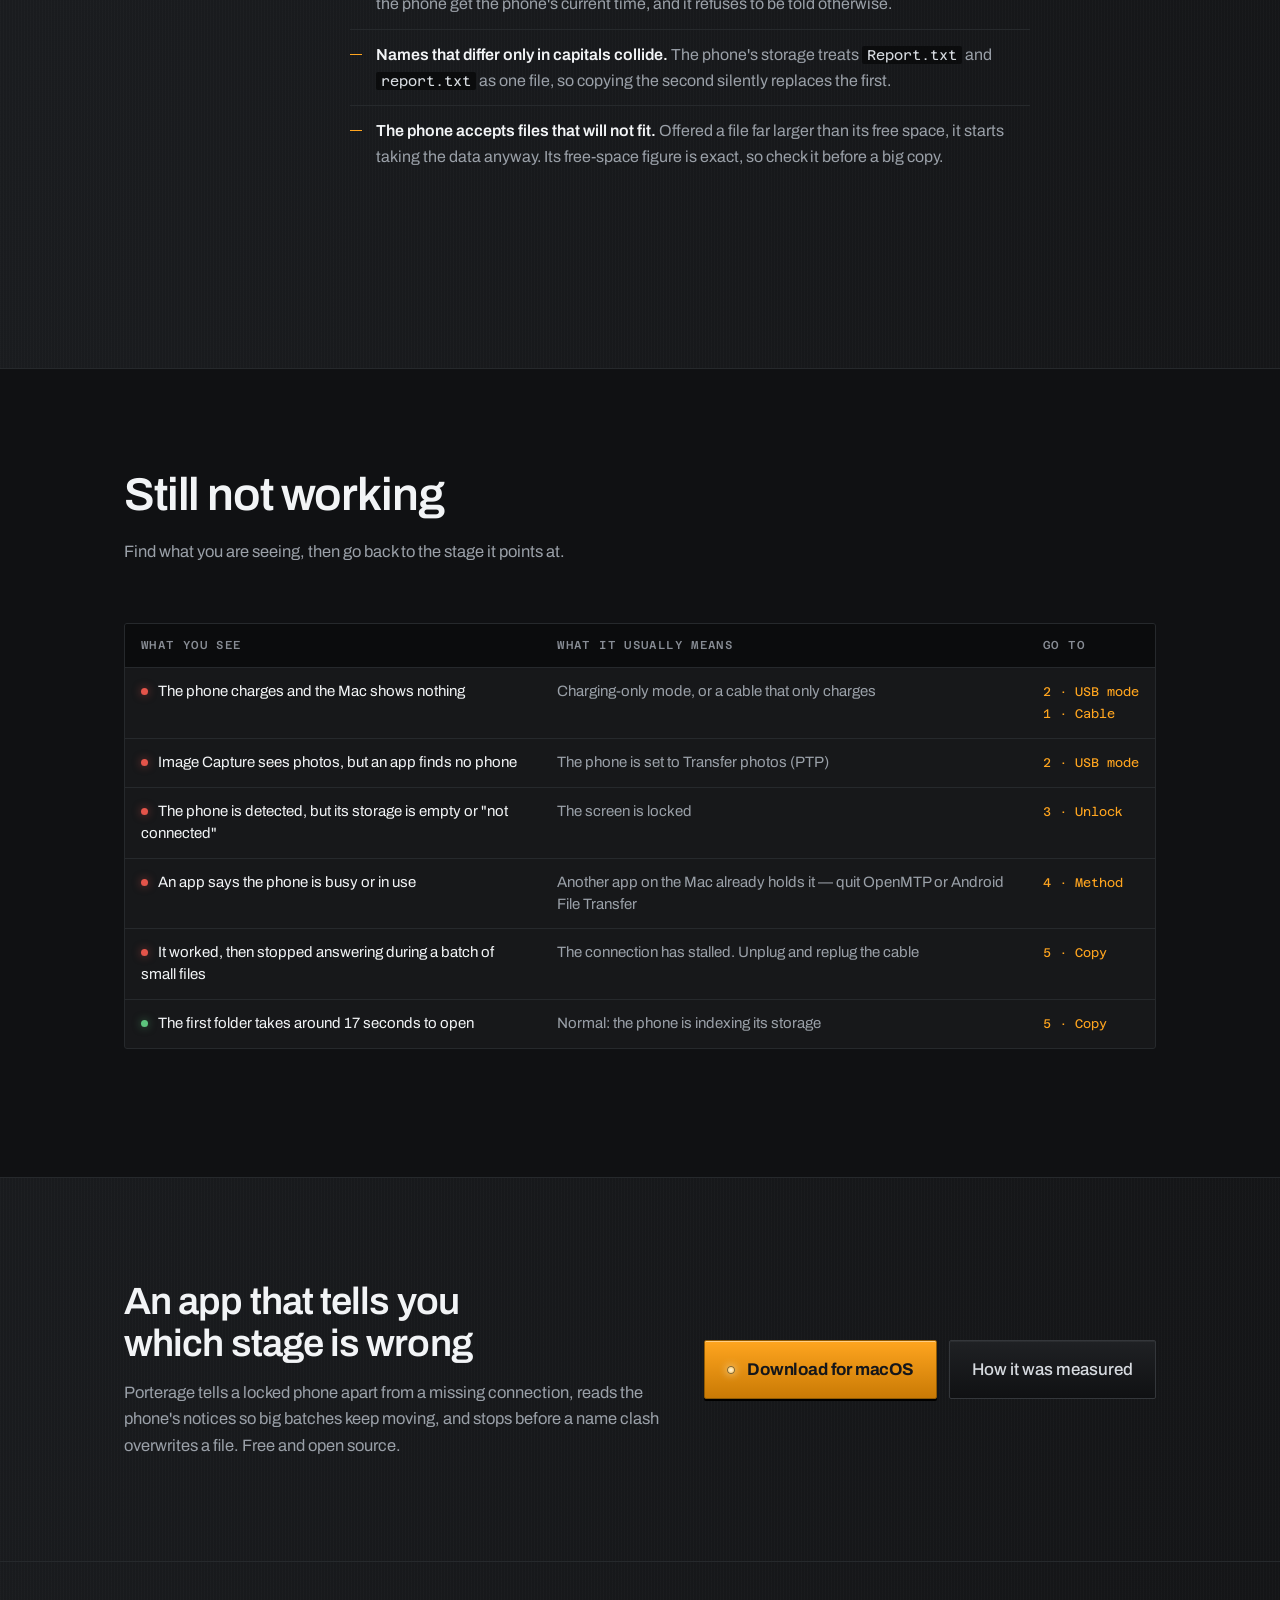
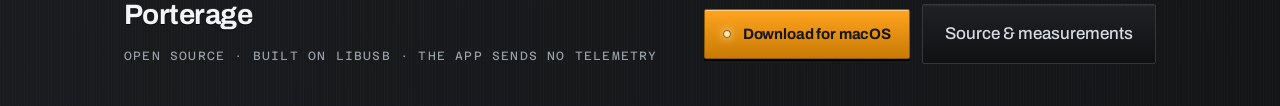
<file: android-to-mac/index.html>
<!doctype html>
<html lang="en">
<head>
<meta charset="utf-8">
<meta name="viewport" content="width=device-width, initial-scale=1">
<title>How to Transfer Photos and Files from Android to Mac</title>
<meta name="description" content="Five things decide whether an Android phone works with a Mac: cable, USB mode, lock screen, app, and the copy itself. Each step, with what was measured.">
<meta name="theme-color" content="#17181A">
<link rel="canonical" href="https://porterage.app/android-to-mac/">
<meta property="og:title" content="How to transfer photos and files from Android to a Mac">
<meta property="og:description" content="Cable, USB mode, lock screen, app, copy: the five stages in the order your hands meet them, with what fails at each one and what was measured.">
<meta property="og:type" content="article">
<meta property="og:url" content="https://porterage.app/android-to-mac/">
<meta property="og:site_name" content="Porterage">
<meta property="og:image" content="https://porterage.app/assets/og.png">
<meta property="og:image:width" content="1200">
<meta property="og:image:height" content="630">
<meta name="twitter:card" content="summary_large_image">
<meta name="twitter:image" content="https://porterage.app/assets/og.png">
<link rel="icon" href="/assets/favicon.svg" type="image/svg+xml">
<link rel="icon" href="/favicon.ico" sizes="32x32">
<link rel="apple-touch-icon" href="/apple-touch-icon.png">
<link rel="preconnect" href="https://fonts.googleapis.com">
<link rel="preconnect" href="https://fonts.gstatic.com" crossorigin>
<link href="https://fonts.googleapis.com/css2?family=Archivo:wght@400;500;600;700&family=Azeret+Mono:wght@400;500&display=swap" rel="stylesheet">
<link rel="stylesheet" href="/assets/style.css">
<script type="application/ld+json">
{
  "@context": "https://schema.org",
  "@graph": [
    {
      "@type": "Article",
      "headline": "How to transfer photos and files from Android to a Mac",
      "description": "The five stages of connecting an Android phone to a Mac over a cable, with what fails at each one and what was measured on real hardware.",
      "datePublished": "2026-09-14",
      "dateModified": "2026-09-15",
      "inLanguage": "en",
      "mainEntityOfPage": "https://porterage.app/android-to-mac/",
      "image": "https://porterage.app/assets/og.png",
      "author": { "@type": "Organization", "name": "Porterage", "url": "https://porterage.app/" },
      "publisher": { "@type": "Organization", "name": "Porterage", "url": "https://porterage.app/" }
    },
    {
      "@type": "BreadcrumbList",
      "itemListElement": [
        { "@type": "ListItem", "position": 1, "name": "Porterage", "item": "https://porterage.app/" },
        { "@type": "ListItem", "position": 2, "name": "Android to Mac", "item": "https://porterage.app/android-to-mac/" }
      ]
    }
  ]
}
</script>
</head>
<body>
<!--
THESIS: The guide is the connection itself, laid out in the order hands make it (cable, USB mode, unlock, method, copy), each stage carrying what fails there and what was measured. Refuses the vendor "8 tips to fix it" list that ends in a buy button.
OWN-WORLD: Inherited Porterage faceplate: graphite panels, Archivo over Azeret Mono readings, amber lamps for the live stage, alarm red for named faults, registered plates, recessed readouts on one shared scale.
STORY: The reader arrives with a phone plugged in and nothing working, finds their stage, reads the measured cause, fixes it, and sees where an MTP app fits and where the free built-in tool is enough.
FIRST VIEWPORT: Left, the question as H1 over a three-sentence answer and the measurement line; right, a five-stage amber signal path whose stages jump to their sections; Download in the top bar.
FORM: Signal path, candidate 1 of the grounded structure list, seed key 04b78340.
FINISH: unreviewed and undocumented is unfinished; this build ends with the finish review, the verdict, DESIGN.md, and every shipping raster carrying its provenance
-->

<a class="skip" href="#main">Skip to content</a>

<div class="rail" aria-hidden="true"></div>

<header class="topbar">
  <div class="wrap topbar__in">
    <a class="topbar__brand" href="/">Porterage</a>
    <a class="plate-btn plate-btn--sm" href="https://github.com/aiusmarcusx/porterage/releases/latest">
      <span class="plate-btn__lamp" aria-hidden="true"></span>
      <span class="plate-btn__text">Download for macOS</span>
    </a>
  </div>
</header>

<main id="main">

<section class="panel panel--guidehead">
  <div class="wrap guidehead">
    <div class="guidehead__text">
      <h1 class="guide-title">How to transfer photos and files from Android to a Mac</h1>
      <p class="guide-lede">
        Over a cable it comes down to five things, in the order your hands meet them: a cable that
        carries data, the phone's USB mode, the lock screen, the app on the Mac, and the copy itself.
        Get the first three right and the Mac can see the phone. The fourth decides what you can copy.
      </p>
      <p class="guide-meta">Measured on a Redmi 9T (Android 11) and a MacBook Air M1 (macOS 26.5.1) · Updated 15 September 2026</p>
    </div>

    <nav class="path" aria-label="The five stages">
      <ol>
        <li><a href="#cable"><span class="path__no">1</span><span class="path__name">Cable</span><span class="path__note">Some cables only charge</span></a></li>
        <li><a href="#usb-mode"><span class="path__no">2</span><span class="path__name">USB mode</span><span class="path__note">Charging only hides the phone</span></a></li>
        <li><a href="#unlock"><span class="path__no">3</span><span class="path__name">Unlock</span><span class="path__note">A locked phone refuses a new connection</span></a></li>
        <li><a href="#method"><span class="path__no">4</span><span class="path__name">Method</span><span class="path__note">The built-in tool sees photos only</span></a></li>
        <li><a href="#copy"><span class="path__no">5</span><span class="path__name">Copy</span><span class="path__note">Hundreds of small files can stall it</span></a></li>
      </ol>
    </nav>
  </div>
</section>

<div class="panel panel--guide">
  <div class="wrap guide">

    <nav class="stagerail" aria-label="Stages on this page">
      <ol>
        <li><a href="#cable"><span class="stagerail__lamp" aria-hidden="true"></span><span class="stagerail__no">1</span>Cable</a></li>
        <li><a href="#usb-mode"><span class="stagerail__lamp" aria-hidden="true"></span><span class="stagerail__no">2</span>USB mode</a></li>
        <li><a href="#unlock"><span class="stagerail__lamp" aria-hidden="true"></span><span class="stagerail__no">3</span>Unlock</a></li>
        <li><a href="#method"><span class="stagerail__lamp" aria-hidden="true"></span><span class="stagerail__no">4</span>Method</a></li>
        <li><a href="#copy"><span class="stagerail__lamp" aria-hidden="true"></span><span class="stagerail__no">5</span>Copy</a></li>
        <li class="stagerail__fix"><a href="#fix"><span class="stagerail__lamp" aria-hidden="true"></span>Still not working</a></li>
      </ol>
    </nav>

    <div class="guide__body">

      <section class="stage" id="cable" aria-labelledby="cable-h">
        <h2 class="stage__h" id="cable-h"><span class="stage__no" aria-hidden="true">1</span>Use a cable that carries data</h2>
        <p>
          Plenty of USB cables only charge. With one of those the phone fills its battery and the Mac
          never learns a phone is there, so nothing in the later stages can change the outcome. If the
          phone never offers you a choice of what to use USB for, try another cable before anything
          else, and plug straight into the Mac rather than through a hub.
        </p>
        <aside class="measured">
          <p class="measured__k">Measured</p>
          <p>
            Copying onto the phone topped out at 15–16 MiB/s while copying off it ran at 29. The limit on
            the way in is the phone's own flash storage, not the cable, so a better cable will not speed
            up that direction.
          </p>
        </aside>
      </section>

      <section class="stage" id="usb-mode" aria-labelledby="usb-mode-h">
        <h2 class="stage__h" id="usb-mode-h"><span class="stage__no" aria-hidden="true">2</span>Switch the phone to file transfer</h2>
        <p>
          Most phones start a USB connection charging only. Pull down the notification shade, tap the
          USB notification, and choose the file transfer option. Phones name it differently — File
          transfer, Transferring files, or MTP. It is not the same as Transfer photos, which is also
          called PTP, and the difference decides what the Mac can see.
        </p>
        <div class="tablewrap">
          <table class="gtable gtable--stack">
            <thead>
              <tr><th scope="col">On the phone</th><th scope="col">What the Mac sees</th><th scope="col">Works with</th></tr>
            </thead>
            <tbody>
              <tr><th scope="row">Charging only, or No data transfer</th><td data-label="The Mac sees">Nothing at all</td><td data-label="Works with">Nothing</td></tr>
              <tr><th scope="row">Transfer photos (PTP)</th><td data-label="The Mac sees">A camera, holding your photo and video folders</td><td data-label="Works with">Image Capture</td></tr>
              <tr><th scope="row">File transfer (MTP)</th><td data-label="The Mac sees">The phone's whole shared storage</td><td data-label="Works with">An MTP app, stage 4</td></tr>
            </tbody>
          </table>
        </div>
        <aside class="measured">
          <p class="measured__k">Measured</p>
          <p>
            The two data modes identify themselves to the Mac as different kinds of device: Transfer
            photos as a camera, File transfer as an MTP device. An app looking for one never finds the
            other. And after every replug, the Redmi 9T went back to charging only and asked again.
          </p>
        </aside>
        <p>
          To stop choosing every time, many phones have a Default USB configuration setting under
          Developer options. Set it to file transfer.
        </p>
      </section>

      <section class="stage" id="unlock" aria-labelledby="unlock-h">
        <h2 class="stage__h" id="unlock-h"><span class="stage__no" aria-hidden="true">3</span>Unlock the phone, then start</h2>
        <p>
          A locked phone will not let a computer open a new connection to its storage. The Mac can tell
          a phone is plugged in, but the list of storage comes back empty — which most tools report as
          nothing more specific than "not connected".
        </p>
        <p>Keep it unlocked until the copy finishes. Locking the phone part-way can stop a copy that is already running.</p>
        <aside class="measured">
          <p class="measured__k">Measured</p>
          <p>
            With a 512 MiB copy running, the screen was locked: in both of two runs the copy stalled
            within seconds, and the phone only answered again once it was unlocked. An earlier test
            with a different app saw a copy carry on through a lock; until that difference is
            explained, this guide goes by the worse result.
          </p>
        </aside>
      </section>

      <section class="stage" id="method" aria-labelledby="method-h">
        <h2 class="stage__h" id="method-h"><span class="stage__no" aria-hidden="true">4</span>Choose how to copy</h2>
        <p>
          What you want to move decides the tool. macOS has one built in that handles photos. For
          anything else you need an app that speaks MTP, the protocol Android uses for file transfer.
        </p>
        <div class="tablewrap">
          <table class="gtable gtable--compare">
            <thead>
              <tr><th scope="col"><span class="sr-only">Capability</span></th><th scope="col">Image Capture</th><th scope="col">An MTP app</th></tr>
            </thead>
            <tbody>
              <tr><th scope="row">Photos and videos</th><td class="yes">Yes</td><td class="yes">Yes</td></tr>
              <tr><th scope="row">Other folders — Download, Documents, app files</th><td class="no">No</td><td class="yes">Yes</td></tr>
              <tr><th scope="row">Copy from the Mac to the phone</th><td class="no">No</td><td class="yes">Yes</td></tr>
              <tr><th scope="row">Phone's USB mode</th><td>Transfer photos (PTP)</td><td>File transfer (MTP)</td></tr>
              <tr><th scope="row">Cost</th><td>Built into macOS</td><td>Free or paid, below</td></tr>
            </tbody>
          </table>
        </div>

        <h3 class="guide-h3">Photos only: Image Capture</h3>
        <ol class="steps">
          <li>Set the phone to Transfer photos, as in stage 2.</li>
          <li>Open Image Capture. It is in the Applications folder, or search for it with Spotlight.</li>
          <li>Select the phone under Devices in the sidebar.</li>
          <li>Choose a folder in Import To, then select photos and click Import — or click Import All.</li>
        </ol>
        <p>When all you need is the camera roll, this is the quickest route, and there is nothing to install.</p>

        <h3 class="guide-h3">Android File Transfer</h3>
        <p>
          Google's own Mac app was the usual answer for years. In February 2024 Google took it off
          android.com (<a href="https://9to5google.com/2024/02/16/android-file-transfer-mac-hidden/">9to5Google</a>),
          and copies now circulate on third-party download sites instead.
        </p>

        <h3 class="guide-h3">Everything else: an MTP app</h3>
        <p>These talk to the phone in File transfer mode and show its storage as folders you can browse, copy out of, and copy into.</p>
        <ul class="apps">
          <li><strong>Porterage</strong> — free and open source, macOS 14 or later. It is the app this site is for, and the source of every measurement on this page.</li>
          <li><strong>OpenMTP</strong> — free and open source.</li>
          <li><strong>MacDroid</strong> — its free tier copies from the phone to the Mac; copying back to the phone is paid.</li>
        </ul>

        <p>To copy with Porterage:</p>
        <ol class="steps">
          <li>Download Porterage from GitHub and drag it into Applications.</li>
          <li>Open it once. It is not signed by Apple yet, so macOS blocks it; go to System Settings → Privacy &amp; Security and click Open Anyway.</li>
          <li>Plug the phone in, unlocked and set to File transfer.</li>
          <li>Browse the phone as a list or as a grid of thumbnails. Drag files out to the Finder, or drop files onto a folder to copy them to the phone.</li>
        </ol>

        <figure class="plate">
          <div class="plate__frame">
            <img src="/assets/grid.webp" width="1600" height="1088" alt="Porterage showing a folder of photos on an Android phone as a grid of thumbnails, with a breadcrumb, search field and a free-space readout." loading="lazy" decoding="async">
            <span class="reg reg--tl" aria-hidden="true"></span><span class="reg reg--tr" aria-hidden="true"></span>
            <span class="reg reg--bl" aria-hidden="true"></span><span class="reg reg--br" aria-hidden="true"></span>
          </div>
          <figcaption class="plate__cap">
            <span class="plate__id">Plate I</span>
            <span class="plate__desc">Porterage in File transfer mode, showing a phone folder as thumbnails.</span>
            <span class="plate__note">Placeholder images, staged on the phone so the owner's own library stayed out of it. Two strings were set to English — the storage name the phone reports, and the decimal separator — both of which follow the device's own language. Every figure is as captured.</span>
          </figcaption>
        </figure>
      </section>

      <section class="stage" id="copy" aria-labelledby="copy-h">
        <h2 class="stage__h" id="copy-h"><span class="stage__no" aria-hidden="true">5</span>Copy, and know what to expect</h2>
        <p>A few things about copying look like faults the first time you meet them. Only the third one is.</p>

        <h3 class="guide-h3">The first folder is slow</h3>
        <p>
          Right after you plug in, the phone builds an index of everything on its storage before it
          answers. Let it finish; unplugging starts it over.
        </p>
        <div class="readout">
          <div class="readout__row"><span class="readout__k">First listing</span><span class="bar"><i data-w="100"></i></span><span class="readout__v">17 s<em>after plugging in</em></span></div>
          <div class="readout__row"><span class="readout__k">After that</span><span class="bar"><i data-w="1"></i></span><span class="readout__v">0.17 s<em>same folder</em></span></div>
          <p class="readout__note">Both bars share one scale. The test phone held about 34,000 files and folders.</p>
        </div>

        <h3 class="guide-h3">Copying onto the phone is half the speed</h3>
        <div class="readout">
          <div class="readout__row"><span class="readout__k">Phone → Mac</span><span class="bar"><i data-w="73.5"></i></span><span class="readout__v">29 MiB/s<em>large file</em></span></div>
          <div class="readout__row"><span class="readout__k">Mac → phone</span><span class="bar"><i data-w="38.8"></i></span><span class="readout__v">15–16 MiB/s<em>large file</em></span></div>
          <p class="readout__note">Scale 0–40 MiB/s. 324 real photos, 2 GiB in all, came off in 79 seconds — about four minutes for a thousand.</p>
        </div>

        <h3 class="guide-h3">Hundreds of small files can stall the connection</h3>
        <p>
          The phone raises a notice for every file written to it. A tool that never reads those notices
          slows down as they pile up, and at roughly 211 files the phone stops answering altogether. A
          software reset does not bring it back; only unplugging the cable does. Porterage reads the
          notices as it goes.
        </p>
        <div class="readout">
          <div class="readout__row"><span class="readout__k">Notices read</span><span class="bar"><i data-w="4.8"></i></span><span class="readout__v">53 ms<em>per file</em></span></div>
          <div class="readout__row readout__row--bad"><span class="readout__k">Not read</span><span class="bar"><i data-w="100"></i></span><span class="readout__v">1 100 ms<em>per file</em></span></div>
          <p class="readout__note">Same phone, same 400 small files. Unread, it stopped answering for good at about 211.</p>
        </div>

        <h3 class="guide-h3">Three more things worth knowing</h3>
        <ul class="facts">
          <li><strong>Dates survive one way.</strong> Files copied to the Mac can keep their original date. Files copied onto the phone get the phone's current time, and it refuses to be told otherwise.</li>
          <li><strong>Names that differ only in capitals collide.</strong> The phone's storage treats <code>Report.txt</code> and <code>report.txt</code> as one file, so copying the second silently replaces the first.</li>
          <li><strong>The phone accepts files that will not fit.</strong> Offered a file far larger than its free space, it starts taking the data anyway. Its free-space figure is exact, so check it before a big copy.</li>
        </ul>
      </section>

    </div>
  </div>
</div>

<section class="panel panel--fix" id="fix" aria-labelledby="fix-h">
  <div class="wrap">
    <div class="sechead">
      <h2 id="fix-h">Still not working</h2>
      <p class="sechead__sub">Find what you are seeing, then go back to the stage it points at.</p>
    </div>
    <div class="tablewrap">
      <table class="gtable gtable--fix gtable--stack">
        <thead>
          <tr><th scope="col">What you see</th><th scope="col">What it usually means</th><th scope="col">Go to</th></tr>
        </thead>
        <tbody>
          <tr><td><span class="dot dot--alarm" aria-hidden="true"></span>The phone charges and the Mac shows nothing</td><td data-label="Usually means">Charging-only mode, or a cable that only charges</td><td data-label="Go to"><a href="#usb-mode">2 · USB mode</a><a href="#cable">1 · Cable</a></td></tr>
          <tr><td><span class="dot dot--alarm" aria-hidden="true"></span>Image Capture sees photos, but an app finds no phone</td><td data-label="Usually means">The phone is set to Transfer photos (PTP)</td><td data-label="Go to"><a href="#usb-mode">2 · USB mode</a></td></tr>
          <tr><td><span class="dot dot--alarm" aria-hidden="true"></span>The phone is detected, but its storage is empty or "not connected"</td><td data-label="Usually means">The screen is locked</td><td data-label="Go to"><a href="#unlock">3 · Unlock</a></td></tr>
          <tr><td><span class="dot dot--alarm" aria-hidden="true"></span>An app says the phone is busy or in use</td><td data-label="Usually means">Another app on the Mac already holds it — quit OpenMTP or Android File Transfer</td><td data-label="Go to"><a href="#method">4 · Method</a></td></tr>
          <tr><td><span class="dot dot--alarm" aria-hidden="true"></span>It worked, then stopped answering during a batch of small files</td><td data-label="Usually means">The connection has stalled. Unplug and replug the cable</td><td data-label="Go to"><a href="#copy">5 · Copy</a></td></tr>
          <tr><td><span class="dot dot--ok" aria-hidden="true"></span>The first folder takes around 17 seconds to open</td><td data-label="Usually means">Normal: the phone is indexing its storage</td><td data-label="Go to"><a href="#copy">5 · Copy</a></td></tr>
        </tbody>
      </table>
    </div>
  </div>
</section>

<section class="panel panel--guideclose" aria-labelledby="close-h">
  <div class="wrap guideclose">
    <div class="guideclose__text">
      <h2 id="close-h">An app that tells you which stage is wrong</h2>
      <p>
        Porterage tells a locked phone apart from a missing connection, reads the phone's notices so big
        batches keep moving, and stops before a name clash overwrites a file. Free and open source.
      </p>
    </div>
    <div class="guideclose__actions">
      <a class="plate-btn" href="https://github.com/aiusmarcusx/porterage/releases/latest">
        <span class="plate-btn__lamp" aria-hidden="true"></span>
        <span class="plate-btn__text">Download for macOS</span>
      </a>
      <a class="ghost-btn" href="/#bench">How it was measured</a>
    </div>
  </div>
</section>

</main>

<footer class="panel panel--foot">
  <div class="wrap foot">
    <div class="foot__left">
      <a class="brand brand--sm foot__home" href="/">Porterage</a>
      <p class="model">Open source · built on libusb · the&nbsp;app sends no telemetry</p>
    </div>
    <div class="foot__right">
      <a class="plate-btn plate-btn--sm" href="https://github.com/aiusmarcusx/porterage/releases/latest">
        <span class="plate-btn__lamp" aria-hidden="true"></span>
        <span class="plate-btn__text">Download for macOS</span>
      </a>
      <a class="ghost-btn" href="https://github.com/aiusmarcusx/porterage">Source &amp; measurements</a>
    </div>
  </div>
</footer>
<script src="/assets/guide.js" defer></script>
</body>
</html>
</file>
<file: assets/style.css>
/* Porterage — an anodized equipment faceplate.
   Nothing floats: every element sits on, in, or beside a machined panel. Lamps and meters change
   state; panels do not move. */

:root {
  accent-color: #ffa51f;
  scrollbar-color: #3a3e43 #101113;
  --panel: #17181a;
  --panel-high: #1f2124;
  --panel-low: #101113;
  --recess: #0b0c0d;
  --edge: #34373b;
  --edge-soft: #26292c;

  /* Both tones clear WCAG AA (4.5:1) against every panel ground here; the small mono
     labels are 10–11px, which makes contrast matter more, not less. */
  --label: #9aa0a8;
  --label-dim: #888d95;
  --text: #d7dbe0;
  --text-bright: #f2f4f6;

  --signal: #ffa51f;
  --signal-deep: #c97a05;
  --signal-ghost: rgba(255, 165, 31, 0.14);
  --ok: #5cc47d;
  --alarm: #e4544a;

  --rule: 1px solid var(--edge-soft);
  --wrap: 1160px;
  --gut: clamp(20px, 5vw, 64px);

  --mono: "Azeret Mono", ui-monospace, "SF Mono", Menlo, monospace;
  --sans: "Archivo", -apple-system, BlinkMacSystemFont, "Helvetica Neue", Arial, sans-serif;

  color-scheme: dark;
}

*,
*::before,
*::after { box-sizing: border-box; }

html { -webkit-text-size-adjust: 100%; }

body {
  margin: 0;
  background: var(--panel);
  color: var(--text);
  font-family: var(--sans);
  font-size: 17px;
  line-height: 1.6;
  /* Brushed metal: fine vertical grain plus a slow horizontal light gradient across the panel. */
  background-image:
    repeating-linear-gradient(90deg, rgba(255, 255, 255, 0.014) 0 1px, transparent 1px 3px),
    linear-gradient(100deg, #141517 0%, #1a1c1f 42%, #141517 100%);
}

img { max-width: 100%; height: auto; display: block; }
a { color: var(--text-bright); }

.skip {
  position: absolute;
  left: -9999px;
  background: var(--signal);
  color: #16181a;
  padding: 10px 16px;
  font-family: var(--mono);
  font-size: 12px;
}
.skip:focus { left: 12px; top: 12px; z-index: 20; }

:focus-visible {
  outline: 2px solid var(--signal);
  outline-offset: 3px;
}

.wrap {
  max-width: var(--wrap);
  margin-inline: auto;
  padding-inline: var(--gut);
}

/* The signal path: one continuous line running the height of the document, so the page reads as a
   single routed panel rather than stacked cards. */
.rail {
  position: fixed;
  inset-block: 0;
  left: max(14px, calc((100vw - var(--wrap)) / 2 - 26px));
  width: 1px;
  background: linear-gradient(180deg, transparent, var(--edge) 8%, var(--edge) 92%, transparent);
  z-index: 0;
  pointer-events: none;
}
@media (max-width: 900px) { .rail { display: none; } }

.panel {
  position: relative;
  border-bottom: var(--rule);
  padding-block: clamp(56px, 8vw, 104px);
  z-index: 1;
}
.panel--head { padding-block: clamp(44px, 6vw, 72px) 0; }
.panel--chain { background: var(--panel-low); }
.panel--limits { background: var(--panel-low); }
.panel--foot { border-bottom: 0; padding-block: 40px; }

/* Screen-printed labels ------------------------------------------------- */

.stencil {
  font-family: var(--mono);
  font-size: 12px;
  font-weight: 500;
  letter-spacing: 0.18em;
  text-transform: uppercase;
  color: var(--label-dim);
  margin: 0 0 14px;
}

.brand {
  font-size: clamp(52px, 9vw, 104px);
  font-weight: 700;
  letter-spacing: -0.035em;
  line-height: 0.92;
  margin: 0;
  color: var(--text-bright);
  /* Engraved: a dark cut above, a lit machined edge below. */
  text-shadow: 0 1px 0 rgba(0, 0, 0, 0.8), 0 -1px 0 rgba(255, 255, 255, 0.07);
}
.brand--sm { font-size: 28px; letter-spacing: -0.02em; }

.model {
  font-family: var(--mono);
  font-size: 12px;
  letter-spacing: 0.1em;
  text-transform: uppercase;
  color: var(--label);
  margin: 14px 0 0;
}

/* Head ------------------------------------------------------------------ */

.head {
  display: grid;
  grid-template-columns: minmax(0, 1.35fr) minmax(280px, 0.85fr);
  gap: clamp(32px, 5vw, 72px);
  align-items: start;
  padding-bottom: clamp(40px, 6vw, 72px);
}

.lede {
  max-width: 46ch;
  font-size: clamp(18px, 2vw, 21px);
  line-height: 1.55;
  color: var(--text);
  margin: 26px 0 0;
}

.actions {
  display: flex;
  flex-wrap: wrap;
  gap: 14px;
  margin-top: 34px;
}

.plate-btn {
  display: inline-flex;
  align-items: center;
  gap: 12px;
  padding: 15px 22px;
  background: linear-gradient(180deg, var(--signal) 0%, var(--signal-deep) 100%);
  color: #14161a;
  text-decoration: none;
  font-weight: 700;
  letter-spacing: -0.01em;
  border: 1px solid #8f5a04;
  border-radius: 2px;
  box-shadow: inset 0 1px 0 rgba(255, 255, 255, 0.45), 0 2px 0 #000;
  transition: transform 0.08s linear, box-shadow 0.08s linear;
}
.plate-btn:hover { box-shadow: inset 0 1px 0 rgba(255, 255, 255, 0.6), 0 2px 0 #000, 0 0 22px rgba(255, 165, 31, 0.28); }
.plate-btn:active { transform: translateY(2px); box-shadow: inset 0 1px 0 rgba(255, 255, 255, 0.3), 0 0 0 #000; }
.plate-btn__lamp {
  width: 8px; height: 8px; border-radius: 50%;
  background: #2a1a00;
  box-shadow: inset 0 0 0 1px rgba(0, 0, 0, 0.5), 0 0 8px rgba(255, 240, 200, 0.8);
  background-image: radial-gradient(circle, #fff6df 0%, #ffcf72 60%, #b77300 100%);
}
.plate-btn__meta {
  font-family: var(--mono);
  font-size: 12px;
  font-weight: 400;
  letter-spacing: 0.06em;
  color: rgba(18, 20, 24, 0.88);
}
.plate-btn--sm { padding: 12px 18px; font-size: 15px; }
.plate-btn__text { white-space: nowrap; }

.ghost-btn {
  display: inline-flex;
  align-items: center;
  padding: 15px 22px;
  border: 1px solid var(--edge);
  border-radius: 2px;
  color: var(--text);
  text-decoration: none;
  font-weight: 500;
  background: linear-gradient(180deg, var(--panel-high), var(--panel-low));
  box-shadow: inset 0 1px 0 rgba(255, 255, 255, 0.05);
}
.ghost-btn:hover { border-color: var(--label-dim); color: var(--text-bright); }

.caveat {
  display: flex;
  align-items: baseline;
  gap: 9px;
  margin: 24px 0 0;
  font-family: var(--mono);
  font-size: 12px;
  line-height: 1.7;
  color: var(--label);
}
.caveat a { color: var(--label); text-underline-offset: 3px; }
.caveat a:hover { color: var(--signal); }

.dot {
  width: 7px; height: 7px; border-radius: 50%;
  display: inline-block;
  flex: none;
  transform: translateY(-1px);
}
.dot--alarm { background: var(--alarm); box-shadow: 0 0 8px rgba(228, 84, 74, 0.55); }
.dot--ok { background: var(--ok); box-shadow: 0 0 8px rgba(92, 196, 125, 0.5); }

/* Gauge ----------------------------------------------------------------- */

.gauge {
  background: linear-gradient(180deg, var(--recess), #0e0f11);
  border: 1px solid var(--edge-soft);
  border-radius: 3px;
  padding: 22px 22px 18px;
  box-shadow: inset 0 2px 6px rgba(0, 0, 0, 0.75);
}
.gauge__label {
  font-family: var(--mono);
  font-size: 12px;
  letter-spacing: 0.16em;
  text-transform: uppercase;
  color: var(--label-dim);
  margin: 0 0 16px;
}

/* The ladder: every cell is drawn, lit or not. An unreached cell is the scale, not an absence. */
.ladder {
  display: grid;
  grid-template-columns: repeat(24, 1fr);
  gap: 3px;
  height: 46px;
}
.ladder span {
  background: var(--signal-ghost);
  border-radius: 1px;
  transform-origin: bottom;
}
.ladder span.lit {
  background: linear-gradient(180deg, #ffd487, var(--signal));
  box-shadow: 0 0 10px rgba(255, 165, 31, 0.45);
}

/* The scale the ghost cells belong to, so an unlit cell reads as headroom rather than a gap. */
.gauge__scale {
  display: flex;
  justify-content: space-between;
  margin: 9px 0 0;
  font-family: var(--mono);
  font-size: 11.5px;
  letter-spacing: 0.12em;
  text-transform: uppercase;
  color: var(--label-dim);
}

.gauge__read {
  display: flex;
  align-items: baseline;
  gap: 8px;
  margin: 18px 0 0;
  font-family: var(--mono);
  color: var(--signal);
}
.gauge__read strong { font-size: 46px; font-weight: 500; letter-spacing: -0.03em; line-height: 1; }
.gauge__read em { font-style: normal; font-size: 13px; letter-spacing: 0.12em; color: var(--label); }
.gauge__foot {
  margin: 14px 0 0;
  font-size: 13px;
  line-height: 1.5;
  color: var(--label);
  border-top: var(--rule);
  padding-top: 12px;
}

/* Spec row -------------------------------------------------------------- */

.specrow { border-top: var(--rule); background: var(--panel-low); }
.specrow__grid {
  display: grid;
  grid-template-columns: repeat(4, 1fr);
}
.spec {
  padding: 26px 0 26px 24px;
  border-left: var(--rule);
  margin-left: -1px;
}
.spec:first-child { border-left: 0; padding-left: 0; margin-left: 0; }
.spec__k {
  font-family: var(--mono);
  font-size: 11.5px;
  letter-spacing: 0.16em;
  text-transform: uppercase;
  color: var(--label-dim);
  margin: 0 0 10px;
}
.spec__v {
  font-family: var(--mono);
  font-size: 32px;
  font-weight: 500;
  letter-spacing: -0.03em;
  color: var(--text-bright);
  margin: 0;
  line-height: 1;
}
.spec__v em { font-style: normal; font-size: 14px; color: var(--label); margin-left: 3px; }
.spec__n { margin: 10px 0 0; font-size: 13px; color: var(--label); line-height: 1.45; }

/* Section heads --------------------------------------------------------- */

.sechead { max-width: 62ch; margin-bottom: clamp(38px, 5vw, 58px); }
.sechead h2 {
  font-size: clamp(30px, 4.2vw, 46px);
  font-weight: 600;
  letter-spacing: -0.025em;
  line-height: 1.08;
  margin: 0;
  color: var(--text-bright);
}
.sechead__sub { margin: 18px 0 0; color: var(--label); font-size: 16.5px; line-height: 1.6; }

/* Faults ---------------------------------------------------------------- */

.faults { list-style: none; margin: 0; padding: 0; display: grid; gap: 0; }
.fault {
  display: grid;
  grid-template-columns: 64px minmax(0, 1fr) minmax(0, 1fr);
  gap: clamp(20px, 3vw, 44px);
  padding-block: clamp(30px, 4vw, 44px);
  border-top: var(--rule);
  align-items: start;
}
.fault:last-child { border-bottom: var(--rule); }
.fault .fault__no {
  font-family: var(--mono);
  font-size: 12px;
  letter-spacing: 0.1em;
  color: var(--signal);
  margin: 6px 0 0;
}
.fault h3 {
  font-size: clamp(20px, 2.3vw, 25px);
  font-weight: 600;
  letter-spacing: -0.018em;
  line-height: 1.22;
  margin: 0 0 14px;
  color: var(--text-bright);
}
.fault p { margin: 0; color: var(--label); line-height: 1.62; font-size: 16px; }
.fault code,
.card code {
  font-family: var(--mono);
  font-size: 0.88em;
  color: var(--text);
  background: var(--recess);
  padding: 1px 5px;
  border-radius: 2px;
}

.readout {
  background: var(--recess);
  border: 1px solid var(--edge-soft);
  border-radius: 3px;
  padding: 20px;
  box-shadow: inset 0 2px 6px rgba(0, 0, 0, 0.6);
}
.readout__row {
  display: grid;
  grid-template-columns: 116px minmax(0, 1fr) auto;
  gap: 14px;
  align-items: center;
  margin-bottom: 14px;
}
.readout__k {
  font-family: var(--mono);
  font-size: 11.5px;
  letter-spacing: 0.1em;
  text-transform: uppercase;
  color: var(--label-dim);
}
.bar { display: block; height: 12px; background: var(--signal-ghost); border-radius: 1px; overflow: hidden; }
/* The fill ratio rides on a data attribute, not a style attribute, so the Content-Security-Policy
   can refuse inline styles outright. The number stays in the HTML beside the value it represents. */
.bar i[data-w="4.8"] { --w: 4.8%; }
.bar i[data-w="17.5"] { --w: 17.5%; }
.bar i[data-w="100"] { --w: 100%; }

.bar i {
  display: block;
  height: 100%;
  width: var(--w);
  background: linear-gradient(180deg, #ffd487, var(--signal));
  box-shadow: 0 0 10px rgba(255, 165, 31, 0.4);
}
.readout__row--bad .bar i { background: linear-gradient(180deg, #f08078, var(--alarm)); box-shadow: 0 0 10px rgba(228, 84, 74, 0.35); }
.readout__v { font-family: var(--mono); font-size: 14px; color: var(--text-bright); white-space: nowrap; }
.readout__v em { font-style: normal; display: block; font-size: 11.5px; color: var(--label-dim); letter-spacing: 0.08em; }
.readout__note {
  margin: 16px 0 0 !important;
  padding-top: 13px;
  border-top: var(--rule);
  font-size: 13px !important;
  color: var(--label-dim) !important;
  line-height: 1.5;
}

.lamps { display: grid; gap: 10px; align-content: start; }
.lamp {
  display: flex;
  align-items: baseline;
  gap: 10px;
  font-family: var(--mono);
  font-size: 12.5px;
  line-height: 1.5;
  padding: 14px 16px;
  border: 1px solid var(--edge-soft);
  border-radius: 3px;
  background: var(--recess);
  color: var(--label) !important;
}
.lamp--ok { border-color: rgba(92, 196, 125, 0.28); }
.lamp--alarm { border-color: rgba(228, 84, 74, 0.28); }

/* Plates ---------------------------------------------------------------- */

.plate { margin: 0; }
.plate__frame {
  position: relative;
  padding: clamp(12px, 2vw, 22px);
  background: linear-gradient(180deg, var(--panel-high), var(--panel-low));
  border: 1px solid var(--edge-soft);
  border-radius: 3px;
}
.plate__frame img { border: 1px solid #000; border-radius: 2px; }

/* Registration marks at each plate corner — the image is mounted, not floated. */
.reg { position: absolute; width: 13px; height: 13px; opacity: 0.55; }
.reg::before, .reg::after { content: ""; position: absolute; background: var(--label-dim); }
.reg::before { left: 0; right: 0; top: 6px; height: 1px; }
.reg::after { top: 0; bottom: 0; left: 6px; width: 1px; }
.reg--tl { top: 5px; left: 5px; }
.reg--tr { top: 5px; right: 5px; }
.reg--bl { bottom: 5px; left: 5px; }
.reg--br { bottom: 5px; right: 5px; }

.plate__cap {
  display: grid;
  grid-template-columns: 88px minmax(0, 1fr);
  gap: 8px 22px;
  margin-top: 18px;
  padding-top: 16px;
  border-top: var(--rule);
}
.plate__id {
  font-family: var(--mono);
  font-size: 12px;
  letter-spacing: 0.16em;
  text-transform: uppercase;
  color: var(--signal);
}
.plate__desc { font-size: 15px; color: var(--label); line-height: 1.55; max-width: 68ch; }
.plate__note {
  grid-column: 2;
  font-family: var(--mono);
  font-size: 12px;
  letter-spacing: 0.06em;
  color: var(--label-dim);
}

/* Thumbnail chain — three routes tried in order, drawn as the signal path it is. The lamp at each
   tap dims as the route gets rarer: route 1 answers for most files, route 3 for about a seventh. */

.chain {
  position: relative;
  list-style: none;
  margin: 0;
  padding: 34px 0 0;
  display: grid;
  grid-template-columns: repeat(3, minmax(0, 1fr));
  gap: clamp(24px, 3vw, 48px);
}
.chain::before {
  content: "";
  position: absolute;
  left: 0;
  right: 0;
  top: 8px;
  height: 1px;
  background: linear-gradient(90deg, var(--signal-deep) 0%, var(--edge) 78%, var(--edge-soft) 100%);
}
.chain__step { position: relative; }
.chain__step::before {
  content: "";
  position: absolute;
  top: -30px;
  left: 0;
  width: 9px;
  height: 9px;
  border-radius: 50%;
  background: var(--signal);
  box-shadow: 0 0 10px rgba(255, 165, 31, 0.5);
}
.chain__step:nth-child(2)::before { background: var(--signal-deep); box-shadow: 0 0 7px rgba(201, 122, 5, 0.4); }
.chain__step:nth-child(3)::before { background: var(--edge); box-shadow: none; }

.chain__step h3 {
  font-size: clamp(18px, 2vw, 21px);
  font-weight: 600;
  letter-spacing: -0.018em;
  line-height: 1.24;
  margin: 0 0 10px;
  color: var(--text-bright);
}
.chain__step p { margin: 0; color: var(--label); font-size: 15.5px; line-height: 1.6; }

.chain .chain__no {
  font-family: var(--mono);
  font-size: 11.5px;
  letter-spacing: 0.16em;
  text-transform: uppercase;
  color: var(--signal);
  margin: 0 0 12px;
}
.chain__step:nth-child(3) .chain__no { color: var(--label-dim); }

.chain .chain__read {
  margin-top: 16px;
  padding-top: 13px;
  border-top: var(--rule);
  font-family: var(--mono);
  font-size: 12.5px;
  letter-spacing: 0.04em;
  color: var(--label-dim);
}
.chain .chain__read strong { color: var(--signal); font-weight: 500; font-size: 14px; }

.chain__foot {
  margin: clamp(30px, 4vw, 44px) 0 0;
  padding-top: 18px;
  border-top: var(--rule);
  max-width: 72ch;
  font-size: 15px;
  color: var(--label-dim);
}

/* Cards ----------------------------------------------------------------- */

.cards { display: grid; grid-template-columns: repeat(2, minmax(0, 1fr)); gap: 1px; background: var(--edge-soft); border: 1px solid var(--edge-soft); border-radius: 3px; }
.card { background: var(--panel); padding: clamp(24px, 3vw, 34px); }
.card .card__k {
  font-family: var(--mono);
  font-size: 11.5px;
  letter-spacing: 0.16em;
  text-transform: uppercase;
  color: var(--signal);
  margin: 0 0 14px;
}
.card h3 {
  font-size: clamp(19px, 2.1vw, 23px);
  font-weight: 600;
  letter-spacing: -0.018em;
  margin: 0 0 12px;
  color: var(--text-bright);
  line-height: 1.22;
}
.card p { margin: 0; color: var(--label); font-size: 15.5px; line-height: 1.6; }
.card__read {
  margin-top: 18px !important;
  padding-top: 14px;
  border-top: var(--rule);
  font-family: var(--mono);
  font-size: 13px !important;
  letter-spacing: 0.04em;
  color: var(--label-dim) !important;
}
.card__read strong { color: var(--text-bright); font-weight: 500; }

/* Conditions ------------------------------------------------------------ */

.conditions { display: grid; grid-template-columns: repeat(2, minmax(0, 1fr)); gap: 0; margin: 0; }
.conditions > div {
  display: grid;
  grid-template-columns: 128px minmax(0, 1fr);
  gap: 20px;
  padding: 18px 0;
  border-top: var(--rule);
}
.conditions dt {
  font-family: var(--mono);
  font-size: 11.5px;
  letter-spacing: 0.14em;
  text-transform: uppercase;
  color: var(--label-dim);
  padding-top: 3px;
}
.conditions dd { margin: 0; font-size: 15.5px; color: var(--text); line-height: 1.5; }
@media (min-width: 860px) {
  .conditions > div:nth-child(odd) { padding-right: 40px; }
  .conditions > div:nth-child(even) { padding-left: 40px; border-left: var(--rule); margin-left: -1px; }
}

/* Limits ---------------------------------------------------------------- */

.limits { list-style: none; margin: 0; padding: 0; max-width: 78ch; }
.limits li {
  position: relative;
  padding: 20px 0 20px 30px;
  border-top: var(--rule);
  color: var(--label);
  font-size: 16px;
  line-height: 1.6;
}
.limits li::before {
  content: "";
  position: absolute;
  left: 0;
  top: 28px;
  width: 12px;
  height: 1px;
  background: var(--signal);
}
.limits strong { color: var(--text-bright); font-weight: 600; }

/* Foot ------------------------------------------------------------------ */

.foot { display: flex; flex-wrap: wrap; gap: 28px; align-items: center; justify-content: space-between; }
.foot__right { display: flex; flex-wrap: wrap; gap: 12px; align-items: center; }

/* Narrow ---------------------------------------------------------------- */

@media (max-width: 900px) {
  body { font-size: 16px; }
  .head { grid-template-columns: 1fr; }
  .specrow__grid { grid-template-columns: repeat(2, 1fr); }
  .spec { padding-left: 20px; }
  .spec:nth-child(odd) { border-left: 0; padding-left: 0; margin-left: 0; }
  .spec:nth-child(n + 3) { border-top: var(--rule); }
  .fault { grid-template-columns: 34px minmax(0, 1fr); }
  .fault .readout, .fault .lamps { grid-column: 2; }
  .cards { grid-template-columns: 1fr; }
  .conditions { grid-template-columns: 1fr; }
  /* Stacked, the path turns into a margin of tap points rather than a line across the top. */
  .chain { grid-template-columns: 1fr; gap: 0; padding-top: 0; }
  .chain::before { display: none; }
  .chain__step { padding: 22px 0 24px 26px; border-top: var(--rule); }
  .chain__step::before { top: 26px; left: 0; }
}

@media (max-width: 560px) {
  .readout__row { grid-template-columns: 1fr; gap: 6px; }
  .readout__v { display: flex; align-items: baseline; gap: 6px; }
  .readout__v em { display: inline; }
  .actions { flex-direction: column; align-items: stretch; }
  .plate-btn, .ghost-btn { justify-content: center; }
}

@media (prefers-reduced-motion: reduce) {
  *, *::before, *::after { animation-duration: 0.001ms !important; transition-duration: 0.001ms !important; }
}


.panel--split { background: var(--panel-low); }

/* Split — prose on the left argues, the inventory on the right answers "and what else". */
.split {
  display: grid;
  grid-template-columns: minmax(0, 0.9fr) minmax(0, 1.1fr);
  gap: clamp(28px, 5vw, 72px);
  align-items: center;
}
.split__text h2 {
  font-size: clamp(26px, 3.4vw, 38px);
  font-weight: 600;
  letter-spacing: -0.024em;
  line-height: 1.12;
  margin: 0 0 18px;
  color: var(--text-bright);
}
.split__text p { margin: 0 0 16px; color: var(--label); font-size: 16px; line-height: 1.62; }

.minispec { display: grid; gap: 0; margin: 26px 0 0; }
.minispec > div {
  display: flex;
  justify-content: space-between;
  gap: 16px;
  padding: 12px 0;
  border-top: var(--rule);
}
.minispec dt {
  font-family: var(--mono);
  font-size: 11.5px;
  letter-spacing: 0.14em;
  text-transform: uppercase;
  color: var(--label-dim);
}
.minispec dd { margin: 0; font-family: var(--mono); font-size: 13px; color: var(--signal); }


/* The inventory column: what is in the window, once the headline claim is made. */
.feats { margin-top: 26px; }
.feats__k {
  font-family: var(--mono);
  font-size: 11.5px;
  letter-spacing: 0.16em;
  text-transform: uppercase;
  color: var(--signal);
  margin: 0 0 8px;
}
.feats__list { list-style: none; margin: 0; padding: 0; }
.feats__list li {
  position: relative;
  padding: 12px 0 12px 24px;
  border-top: var(--rule);
  color: var(--label);
  font-size: 15.5px;
  line-height: 1.5;
}
.feats__list li::before {
  content: "";
  position: absolute;
  left: 0;
  top: 21px;
  width: 11px;
  height: 1px;
  background: var(--signal-deep);
}

/* Plate II's caption sits under a figure that shares its row with prose. */
.plate--tall .plate__cap { grid-template-columns: 88px minmax(0, 1fr); }

@media (max-width: 900px) {
  .split { grid-template-columns: 1fr; }
  .split__text { order: 2; }
  .plate__cap { grid-template-columns: 1fr; gap: 6px; }
  .plate__note { grid-column: 1; }
}

@media (max-width: 560px) {
  .plate-btn { flex-wrap: wrap; }
  .plate-btn__meta { flex-basis: 100%; }
}


/* Browser surfaces: default blue selection and a system scrollbar undo a committed panel faster
   than any single component does. */
::selection { background: var(--signal); color: #14161a; }
::marker { color: var(--signal); }
input, textarea { caret-color: var(--signal); }

.ghost-btn:active { background: var(--recess); box-shadow: inset 0 2px 4px rgba(0, 0, 0, 0.6); }


/* 404 ------------------------------------------------------------------- */

  /* The one state the instrument can show for an address that is not there: the alarm lamp lit,
     the ladder dark. No new vocabulary — the same parts, reading nothing. */
  .nf { min-height: 78vh; display: grid; align-content: center; gap: 0; }
  .nf__code {
    font-family: var(--mono); font-size: 12px; letter-spacing: .18em; text-transform: uppercase;
    color: var(--alarm); margin: 0 0 20px; display: flex; align-items: baseline; gap: 10px;
  }
  .nf h1 {
    font-size: clamp(34px, 6vw, 62px); font-weight: 700; letter-spacing: -.035em;
    line-height: 1.04; margin: 0; color: var(--text-bright); max-width: 18ch;
  }
  .nf p { margin: 20px 0 0; color: var(--label); font-size: 17px; line-height: 1.6; max-width: 54ch; }
  .nf .ladder { margin: 40px 0 0; max-width: 420px; }
  .nf__actions { display: flex; flex-wrap: wrap; gap: 12px; margin-top: 36px; }


/* Guide pages --------------------------------------------------------------
   A guide is read, not scanned: prose runs at 68ch in the brighter text tone, and every
   measurement still arrives inside a recessed housing so reading and reading-off stay distinct.
   Stage numbers are sequence, not decoration — the order is the order hands meet the hardware. */

.sr-only {
  position: absolute; width: 1px; height: 1px; padding: 0; margin: -1px;
  overflow: hidden; clip: rect(0 0 0 0); white-space: nowrap; border: 0;
}

.bar i[data-w="1"] { --w: 1%; }
.bar i[data-w="38.8"] { --w: 38.8%; }
.bar i[data-w="73.5"] { --w: 73.5%; }

.topbar { position: relative; z-index: 2; background: var(--panel-low); border-bottom: var(--rule); }
.topbar__in { display: flex; align-items: center; justify-content: space-between; gap: 20px; padding-block: 12px; }
.topbar__brand {
  font-size: 22px; font-weight: 700; letter-spacing: -0.02em;
  color: var(--text-bright); text-decoration: none;
  text-shadow: 0 1px 0 rgba(0, 0, 0, 0.8), 0 -1px 0 rgba(255, 255, 255, 0.07);
}
.topbar__brand:hover { color: var(--signal); }

.panel--guidehead { padding-block: clamp(40px, 6vw, 76px); }
.guidehead {
  display: grid;
  grid-template-columns: minmax(0, 1.15fr) minmax(300px, 0.85fr);
  gap: clamp(32px, 5vw, 72px);
  align-items: center;
}
.guide-title {
  font-size: clamp(34px, 5vw, 58px);
  font-weight: 700;
  letter-spacing: -0.03em;
  line-height: 1.04;
  margin: 0;
  color: var(--text-bright);
  text-wrap: balance;
  text-shadow: 0 1px 0 rgba(0, 0, 0, 0.8), 0 -1px 0 rgba(255, 255, 255, 0.07);
}
.guide-lede { max-width: 58ch; margin: 24px 0 0; font-size: clamp(17.5px, 1.8vw, 20px); line-height: 1.6; color: var(--text); }
.guide-meta { margin: 22px 0 0; font-family: var(--mono); font-size: 12px; letter-spacing: 0.06em; line-height: 1.7; color: var(--label-dim); }

/* The signal path: five tap points on one line. The lamps come up in order on load — the
   connection being made — and then hold, the same ignite-and-hold the gauge ladder uses. */
.path {
  background: linear-gradient(180deg, var(--recess), #0e0f11);
  border: 1px solid var(--edge-soft);
  border-radius: 3px;
  padding: 12px 10px 12px 22px;
  box-shadow: inset 0 2px 6px rgba(0, 0, 0, 0.75);
}
.path ol { list-style: none; margin: 0; padding: 0; position: relative; }
.path ol::before {
  content: "";
  position: absolute;
  left: 4px; top: 26px; bottom: 26px; width: 1px;
  background: linear-gradient(180deg, var(--signal-deep), var(--edge) 85%);
}
.path a {
  position: relative;
  display: block;
  padding: 12px 14px 12px 30px;
  border-radius: 2px;
  text-decoration: none;
  transition: background-color 0.15s ease-out;
}
.path a::before {
  content: "";
  position: absolute;
  left: 0; top: 21px;
  width: 9px; height: 9px;
  border-radius: 50%;
  background: var(--signal-ghost);
  transition: background-color 0.3s cubic-bezier(0.16, 1, 0.3, 1), box-shadow 0.3s cubic-bezier(0.16, 1, 0.3, 1);
}
.path li.is-lit a::before { background: var(--signal); box-shadow: 0 0 10px rgba(255, 165, 31, 0.5); }
.path a:hover { background: var(--panel-high); }
.path a:hover .path__name { color: var(--signal); }
.path__no { font-family: var(--mono); font-size: 12px; color: var(--signal); margin-right: 12px; font-variant-numeric: tabular-nums; }
.path__name { font-size: 18px; font-weight: 600; letter-spacing: -0.01em; color: var(--text-bright); transition: color 0.15s ease-out; }
.path__note { display: block; margin-top: 3px; font-size: 14.5px; line-height: 1.45; color: var(--label); }

.guide__body { min-width: 0; }

/* Wide screens get a sticky rail whose lamp follows the stage being read. Narrow screens
   already have the signal path above as their table of contents. */
.stagerail { display: none; }
.stagerail ol { list-style: none; margin: 0; padding: 0; }
.stagerail a {
  display: flex;
  align-items: center;
  gap: 10px;
  padding: 8px 0;
  font-family: var(--mono);
  font-size: 12px;
  letter-spacing: 0.1em;
  text-transform: uppercase;
  color: var(--label-dim);
  text-decoration: none;
}
.stagerail__no { min-width: 1ch; color: var(--label-dim); }
.stagerail__lamp {
  flex: none;
  width: 7px; height: 7px;
  border-radius: 50%;
  background: var(--edge);
  transition: background-color 0.2s ease-out, box-shadow 0.2s ease-out;
}
.stagerail a:hover { color: var(--text-bright); }
.stagerail a[aria-current="step"] { color: var(--text-bright); }
.stagerail a[aria-current="step"] .stagerail__no { color: var(--signal); }
.stagerail a[aria-current="step"] .stagerail__lamp { background: var(--signal); box-shadow: 0 0 9px rgba(255, 165, 31, 0.55); }
.stagerail .stagerail__fix { margin-top: 12px; padding-top: 12px; border-top: var(--rule); }
.stagerail .stagerail__fix a[aria-current="step"] .stagerail__lamp { background: var(--alarm); box-shadow: 0 0 9px rgba(228, 84, 74, 0.55); }

@media (min-width: 1100px) {
  .guide { display: grid; grid-template-columns: 170px minmax(0, 1fr); gap: 56px; }
  .stagerail { display: block; }
  .stagerail ol { position: sticky; top: 28px; }
}

.stage { padding-block: clamp(38px, 5vw, 62px); border-top: var(--rule); scroll-margin-top: 20px; }
.stage:first-child { border-top: 0; padding-top: 0; }
.stage .stage__h {
  display: flex;
  align-items: baseline;
  gap: 16px;
  font-size: clamp(25px, 3vw, 34px);
  font-weight: 600;
  letter-spacing: -0.022em;
  line-height: 1.15;
  margin: 0 0 20px;
  color: var(--text-bright);
  text-wrap: balance;
}
.stage .stage__no {
  flex: none;
  font-family: var(--mono);
  font-size: 0.5em;
  font-weight: 500;
  letter-spacing: 0;
  color: var(--signal);
  transform: translateY(-0.2em);
}
.stage > p { max-width: 68ch; margin: 0 0 18px; font-size: 17px; line-height: 1.68; color: var(--text); }
.stage > p a { color: var(--text-bright); text-underline-offset: 3px; text-decoration-color: var(--signal-deep); }
.stage > p a:hover { color: var(--signal); }
.stage .guide-h3 {
  font-size: clamp(19px, 2.1vw, 22px);
  font-weight: 600;
  letter-spacing: -0.015em;
  line-height: 1.25;
  margin: 38px 0 12px;
  color: var(--text-bright);
  text-wrap: balance;
}
.stage .readout { max-width: 640px; margin: 18px 0 8px; }
/* A fixed value column, so the two bars in a readout get the same track length. With an auto
   column a longer caption shortened its own bar, and "both bars share one scale" stopped being true. */
@media (min-width: 561px) {
  .stage .readout__row { grid-template-columns: 116px minmax(0, 1fr) 132px; }
}
.stage .plate { margin: 32px 0 6px; }

.measured {
  max-width: 68ch;
  margin: 22px 0;
  padding: 16px 20px;
  background: var(--recess);
  border: 1px solid var(--edge-soft);
  border-radius: 3px;
  box-shadow: inset 0 2px 6px rgba(0, 0, 0, 0.6);
}
.measured .measured__k {
  display: flex;
  align-items: center;
  gap: 9px;
  margin: 0 0 8px;
  font-family: var(--mono);
  font-size: 11.5px;
  letter-spacing: 0.16em;
  text-transform: uppercase;
  color: var(--signal);
}
.measured .measured__k::before {
  content: "";
  width: 7px; height: 7px;
  border-radius: 50%;
  background: var(--signal);
  box-shadow: 0 0 8px rgba(255, 165, 31, 0.5);
}
.measured p { margin: 0; font-size: 15.5px; line-height: 1.6; color: var(--label); }

.tablewrap {
  overflow-x: auto;
  max-width: 760px;
  margin: 22px 0 26px;
  background: var(--panel-low);
  border: 1px solid var(--edge-soft);
  border-radius: 3px;
}
.gtable { width: 100%; min-width: 520px; border-collapse: collapse; font-size: 15px; line-height: 1.45; }
.gtable th, .gtable td { padding: 13px 16px; text-align: left; vertical-align: top; border-top: var(--rule); }
.gtable thead th {
  border-top: 0;
  background: var(--recess);
  font-family: var(--mono);
  font-size: 11.5px;
  font-weight: 500;
  letter-spacing: 0.12em;
  text-transform: uppercase;
  color: var(--label-dim);
}
.gtable tbody th { font-weight: 600; color: var(--text-bright); }
.gtable td { color: var(--label); }
.gtable .yes { font-family: var(--mono); font-size: 13px; letter-spacing: 0.06em; color: var(--ok); }
.gtable .no { font-family: var(--mono); font-size: 13px; letter-spacing: 0.06em; color: var(--label-dim); }

.steps { list-style: none; counter-reset: step; max-width: 68ch; margin: 16px 0 22px; padding: 0; }
.steps li {
  counter-increment: step;
  position: relative;
  padding: 12px 0 12px 44px;
  border-top: var(--rule);
  font-size: 16.5px;
  line-height: 1.6;
  color: var(--text);
}
.steps li:last-child { border-bottom: var(--rule); }
.steps li::before {
  content: counter(step);
  position: absolute;
  left: 0; top: 12px;
  width: 26px; height: 26px;
  display: grid;
  place-items: center;
  font-family: var(--mono);
  font-size: 12px;
  color: var(--signal);
  background: var(--recess);
  border: 1px solid var(--edge);
  border-radius: 2px;
}

.apps, .facts { list-style: none; max-width: 68ch; margin: 14px 0 22px; padding: 0; }
.apps li, .facts li {
  position: relative;
  padding: 12px 0 12px 26px;
  border-top: var(--rule);
  font-size: 16px;
  line-height: 1.6;
  color: var(--label);
}
.apps li::before, .facts li::before {
  content: "";
  position: absolute;
  left: 0; top: 24px;
  width: 12px; height: 1px;
  background: var(--signal);
}
.apps strong, .facts strong { font-weight: 600; color: var(--text-bright); }
.facts code {
  font-family: var(--mono);
  font-size: 0.88em;
  color: var(--text);
  background: var(--recess);
  padding: 1px 5px;
  border-radius: 2px;
}

.panel--fix { background: var(--panel-low); scroll-margin-top: 0; }
.panel--fix .tablewrap { max-width: none; background: var(--panel); }
.gtable--fix { min-width: 640px; }
.gtable--fix td:first-child { color: var(--text-bright); }
.gtable--fix td:first-child .dot { margin-right: 10px; }
.gtable--fix td:last-child { white-space: nowrap; }
.gtable--fix td:last-child a {
  display: block;
  padding: 2px 0;
  font-family: var(--mono);
  font-size: 12.5px;
  color: var(--signal);
  text-decoration: none;
}
.gtable--fix td:last-child a:hover { text-decoration: underline; text-underline-offset: 3px; }

.guideclose { display: grid; grid-template-columns: minmax(0, 1fr) auto; gap: 32px; align-items: center; }
.guideclose h2 {
  font-size: clamp(26px, 3.4vw, 38px);
  font-weight: 600;
  letter-spacing: -0.024em;
  line-height: 1.12;
  margin: 0;
  color: var(--text-bright);
  text-wrap: balance;
}
.guideclose__text p { max-width: 60ch; margin: 14px 0 0; font-size: 16.5px; line-height: 1.6; color: var(--label); }
.guideclose__actions { display: flex; flex-wrap: wrap; gap: 12px; }

.foot__home { display: inline-block; text-decoration: none; }
.foot__guide { margin: 14px 0 0; font-size: 14.5px; }
.foot__guide a { color: var(--label); text-underline-offset: 3px; text-decoration-color: var(--edge); }
.foot__guide a:hover { color: var(--signal); text-decoration-color: var(--signal-deep); }
.foot__home:hover { color: var(--signal); }

@media (max-width: 900px) {
  .guidehead { grid-template-columns: 1fr; }
  .guideclose { grid-template-columns: 1fr; }
}

/* On a phone a table that scrolls sideways hides its answer column. The comparison table is short
   enough to wrap in place; the other two stack, each row becoming a block that names its own columns. */
@media (max-width: 640px) {
  .gtable--compare { min-width: 0; }
  .gtable--stack { min-width: 0; }
  .gtable--stack thead { display: none; }
  .gtable--stack, .gtable--stack tbody, .gtable--stack tr, .gtable--stack th, .gtable--stack td { display: block; }
  .gtable--stack tr { padding: 14px 16px; border-top: var(--rule); }
  .gtable--stack tbody tr:first-child { border-top: 0; }
  .gtable--stack th, .gtable--stack td { padding: 0; border-top: 0; }
  .gtable--stack td[data-label] { margin-top: 8px; }
  .gtable--stack td[data-label]::before {
    content: attr(data-label);
    display: block;
    margin-bottom: 2px;
    font-family: var(--mono);
    font-size: 11px;
    letter-spacing: 0.12em;
    text-transform: uppercase;
    color: var(--label-dim);
  }
  .gtable--fix td:last-child { white-space: normal; }
  .gtable--fix td:last-child a { display: inline-block; margin-right: 14px; }
}

@media (max-width: 560px) {
  .stage .stage__h { gap: 12px; }
  .steps li { padding-left: 40px; font-size: 16px; }
  .gtable { font-size: 14px; }
  .guideclose__actions { flex-direction: column; align-items: stretch; }
}
</file>
